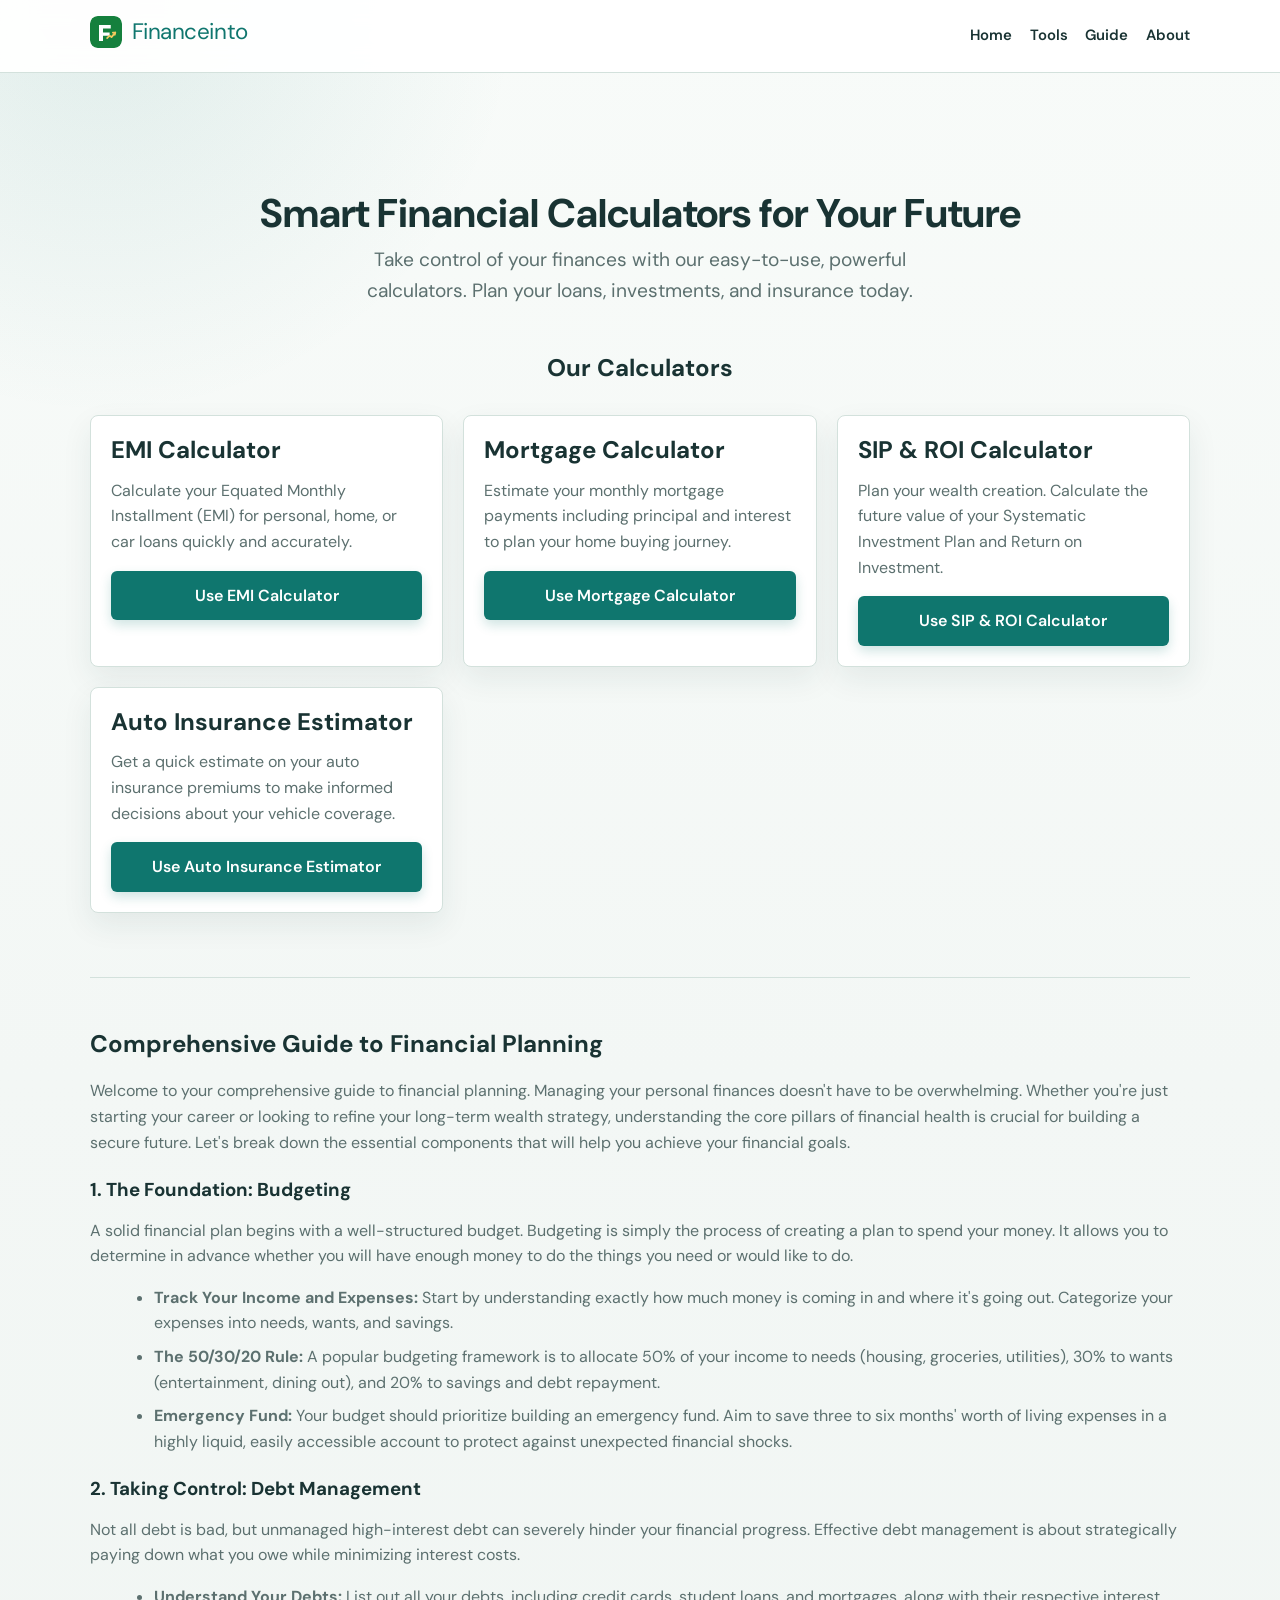
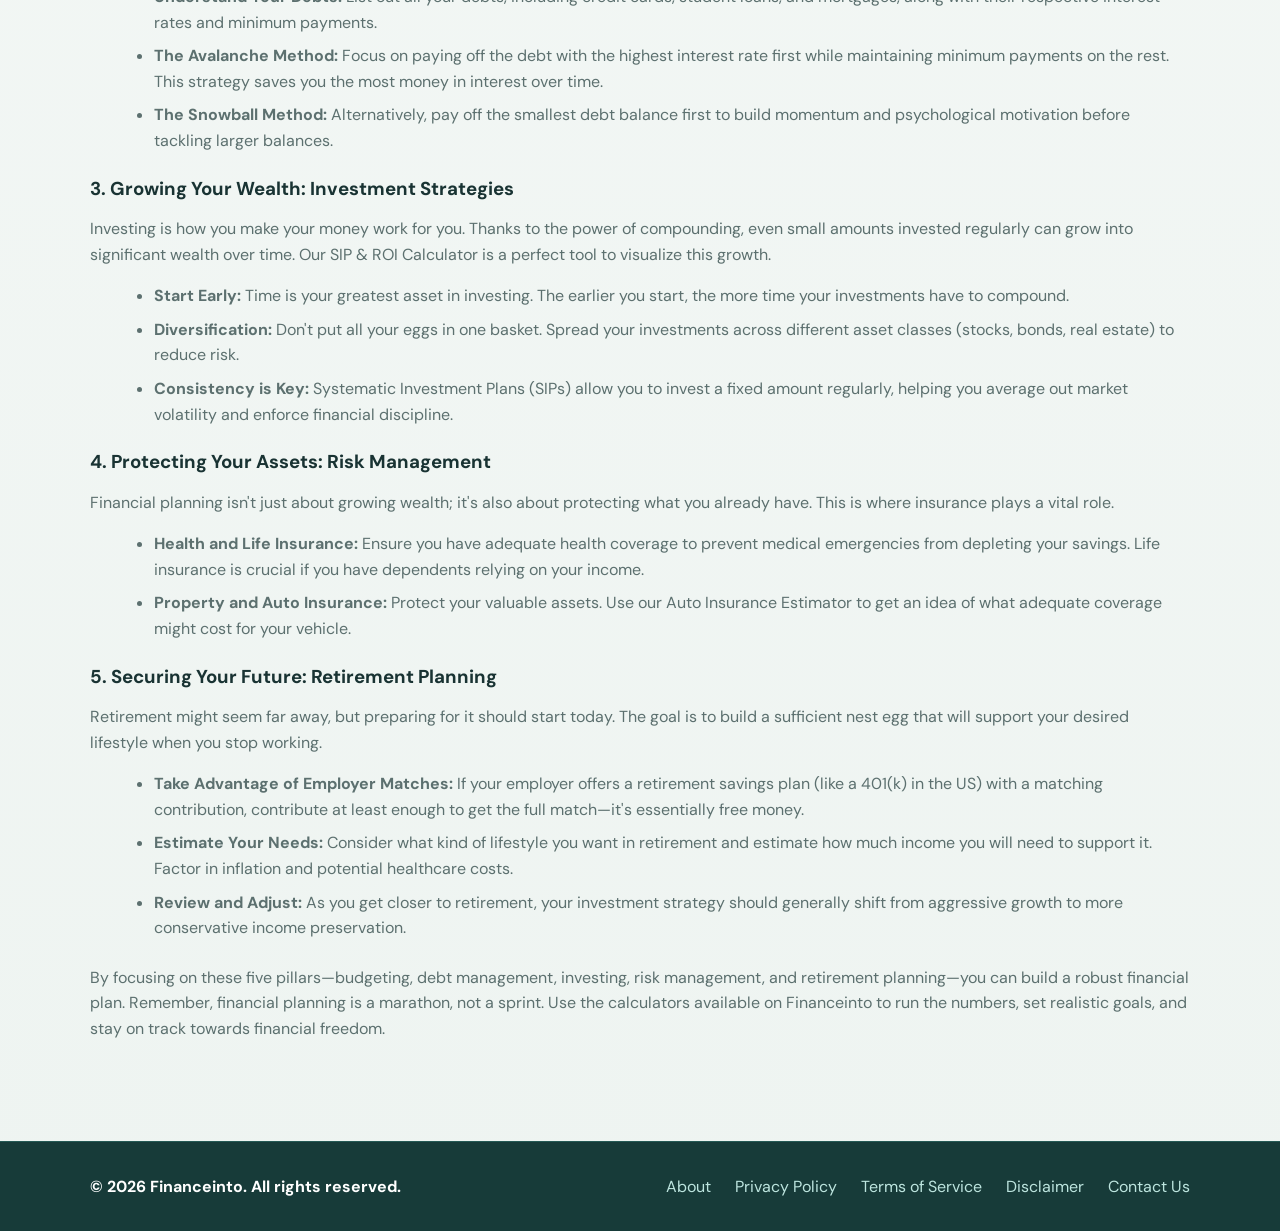
<file: index.html>
<!DOCTYPE html>
<html lang="en">
<head>
    <link rel="icon" href="favicon.svg" type="image/svg+xml">
    <link rel="icon" href="favicon.ico" type="image/x-icon">
    <meta charset="UTF-8">
    <meta name="viewport" content="width=device-width, initial-scale=1.0">
    <meta name="description" content="Smart Financial Calculators for Your Future. Calculate EMI, Mortgage, SIP & ROI, and Auto Insurance easily.">
        <meta name="robots" content="index, follow">
        <link rel="canonical" href="https://financeinto.me/">
        <meta property="og:type" content="website">
        <meta property="og:title" content="Financeinto | Smart Financial Calculators">
        <meta property="og:description" content="Free EMI, mortgage, SIP, ROI, and auto insurance calculators for everyday financial planning.">
        <meta property="og:url" content="https://financeinto.me/">
        <meta property="og:site_name" content="Financeinto">
        <meta name="twitter:card" content="summary">
    <title>Financeinto - Smart Financial Calculators</title>
        <link rel="preconnect" href="https://fonts.googleapis.com">
        <link rel="preconnect" href="https://fonts.gstatic.com" crossorigin>
        <link href="https://fonts.googleapis.com/css2?family=DM+Sans:wght@400;500;600;700&display=swap" rel="stylesheet">
    <link rel="stylesheet" href="style.css">
        <script type="application/ld+json">
        {
            "@context": "https://schema.org",
            "@graph": [
                {
                    "@type": "Organization",
                    "@id": "https://financeinto.me/#organization",
                    "name": "Financeinto",
                    "url": "https://financeinto.me/"
                },
                {
                    "@type": "WebSite",
                    "@id": "https://financeinto.me/#website",
                    "url": "https://financeinto.me/",
                    "name": "Financeinto",
                    "publisher": { "@id": "https://financeinto.me/#organization" }
                }
            ]
        }
        </script>
</head>
<body>
    <div class="page-wrapper">
        <!-- Header / Navbar -->
        <header>
            <div class="container header-content">
                <div class="logo">
                    <a class="brand-link" href="index.html" aria-label="Financeinto home">
                        <img class="brand-mark" src="favicon.svg" alt="">
                        <span>Financeinto</span>
                    </a>
                </div>
                <nav aria-label="Main navigation">
                    <div style="display: flex; gap: 1.5rem;">
                        <a href="index.html">Home</a>
                        <a href="#tools">Tools</a>
                        <a href="#guide">Guide</a>
                        <a href="about.html">About</a>
                    </div>
                </nav>
            </div>
        </header>

        <!-- Main Content -->
        <main class="container">
            <!-- Hero Section -->
            <section aria-labelledby="hero-title" style="text-align: center; margin-bottom: 3rem; padding-top: 2rem;">
                <h1 id="hero-title" style="font-size: 2.5rem; margin-bottom: 0.5rem; color: var(--text-main);">Smart Financial Calculators for Your Future</h1>
                <p style="font-size: 1.2rem; color: var(--text-muted); max-width: 600px; margin: 0 auto;">Take control of your finances with our easy-to-use, powerful calculators. Plan your loans, investments, and insurance today.</p>
            </section>

            <!-- Tools Section -->
            <section id="tools" aria-labelledby="tools-title">
                <h2 id="tools-title" style="text-align: center; margin-bottom: 2rem;">Our Calculators</h2>
                <div class="calculator-grid">

                    <!-- Card 1: EMI Calculator -->
                    <div class="calculator-card">
                        <h2>EMI Calculator</h2>
                        <p class="description">Calculate your Equated Monthly Installment (EMI) for personal, home, or car loans quickly and accurately.</p>
                        <a href="emi.html" class="btn" style="display: inline-block; text-align: center; width: 100%;">Use EMI Calculator</a>
                    </div>

                    <!-- Card 2: Mortgage Calculator -->
                    <div class="calculator-card">
                        <h2>Mortgage Calculator</h2>
                        <p class="description">Estimate your monthly mortgage payments including principal and interest to plan your home buying journey.</p>
                        <a href="mortgage.html" class="btn" style="display: inline-block; text-align: center; width: 100%;">Use Mortgage Calculator</a>
                    </div>

                    <!-- Card 3: SIP & ROI Calculator -->
                    <div class="calculator-card">
                        <h2>SIP & ROI Calculator</h2>
                        <p class="description">Plan your wealth creation. Calculate the future value of your Systematic Investment Plan and Return on Investment.</p>
                        <a href="sip.html" class="btn" style="display: inline-block; text-align: center; width: 100%;">Use SIP & ROI Calculator</a>
                    </div>

                    <!-- Card 4: Auto Insurance Estimator -->
                    <div class="calculator-card">
                        <h2>Auto Insurance Estimator</h2>
                        <p class="description">Get a quick estimate on your auto insurance premiums to make informed decisions about your vehicle coverage.</p>
                        <a href="insurance.html" class="btn" style="display: inline-block; text-align: center; width: 100%;">Use Auto Insurance Estimator</a>
                    </div>

                </div>
            </section>

            <!-- SEO Introductory Guide -->
            <article id="guide" aria-labelledby="guide-title" style="margin-top: 4rem; padding-top: 2rem; border-top: 1px solid var(--border);">
                <h2 id="guide-title">Comprehensive Guide to Financial Planning</h2>
                <div class="seo-content" style="color: var(--text-muted);">
                    <p>Welcome to your comprehensive guide to financial planning. Managing your personal finances doesn't have to be overwhelming. Whether you're just starting your career or looking to refine your long-term wealth strategy, understanding the core pillars of financial health is crucial for building a secure future. Let's break down the essential components that will help you achieve your financial goals.</p>

                    <h3 style="color: var(--text-main); margin-top: 1.5rem; margin-bottom: 0.5rem;">1. The Foundation: Budgeting</h3>
                    <p>A solid financial plan begins with a well-structured budget. Budgeting is simply the process of creating a plan to spend your money. It allows you to determine in advance whether you will have enough money to do the things you need or would like to do.</p>
                    <ul style="margin-left: 1.5rem; margin-bottom: 1rem;">
                        <li style="margin-bottom: 0.5rem;"><strong>Track Your Income and Expenses:</strong> Start by understanding exactly how much money is coming in and where it's going out. Categorize your expenses into needs, wants, and savings.</li>
                        <li style="margin-bottom: 0.5rem;"><strong>The 50/30/20 Rule:</strong> A popular budgeting framework is to allocate 50% of your income to needs (housing, groceries, utilities), 30% to wants (entertainment, dining out), and 20% to savings and debt repayment.</li>
                        <li style="margin-bottom: 0.5rem;"><strong>Emergency Fund:</strong> Your budget should prioritize building an emergency fund. Aim to save three to six months' worth of living expenses in a highly liquid, easily accessible account to protect against unexpected financial shocks.</li>
                    </ul>

                    <h3 style="color: var(--text-main); margin-top: 1.5rem; margin-bottom: 0.5rem;">2. Taking Control: Debt Management</h3>
                    <p>Not all debt is bad, but unmanaged high-interest debt can severely hinder your financial progress. Effective debt management is about strategically paying down what you owe while minimizing interest costs.</p>
                    <ul style="margin-left: 1.5rem; margin-bottom: 1rem;">
                        <li style="margin-bottom: 0.5rem;"><strong>Understand Your Debts:</strong> List out all your debts, including credit cards, student loans, and mortgages, along with their respective interest rates and minimum payments.</li>
                        <li style="margin-bottom: 0.5rem;"><strong>The Avalanche Method:</strong> Focus on paying off the debt with the highest interest rate first while maintaining minimum payments on the rest. This strategy saves you the most money in interest over time.</li>
                        <li style="margin-bottom: 0.5rem;"><strong>The Snowball Method:</strong> Alternatively, pay off the smallest debt balance first to build momentum and psychological motivation before tackling larger balances.</li>
                    </ul>

                    <h3 style="color: var(--text-main); margin-top: 1.5rem; margin-bottom: 0.5rem;">3. Growing Your Wealth: Investment Strategies</h3>
                    <p>Investing is how you make your money work for you. Thanks to the power of compounding, even small amounts invested regularly can grow into significant wealth over time. Our SIP & ROI Calculator is a perfect tool to visualize this growth.</p>
                    <ul style="margin-left: 1.5rem; margin-bottom: 1rem;">
                        <li style="margin-bottom: 0.5rem;"><strong>Start Early:</strong> Time is your greatest asset in investing. The earlier you start, the more time your investments have to compound.</li>
                        <li style="margin-bottom: 0.5rem;"><strong>Diversification:</strong> Don't put all your eggs in one basket. Spread your investments across different asset classes (stocks, bonds, real estate) to reduce risk.</li>
                        <li style="margin-bottom: 0.5rem;"><strong>Consistency is Key:</strong> Systematic Investment Plans (SIPs) allow you to invest a fixed amount regularly, helping you average out market volatility and enforce financial discipline.</li>
                    </ul>

                    <h3 style="color: var(--text-main); margin-top: 1.5rem; margin-bottom: 0.5rem;">4. Protecting Your Assets: Risk Management</h3>
                    <p>Financial planning isn't just about growing wealth; it's also about protecting what you already have. This is where insurance plays a vital role.</p>
                    <ul style="margin-left: 1.5rem; margin-bottom: 1rem;">
                        <li style="margin-bottom: 0.5rem;"><strong>Health and Life Insurance:</strong> Ensure you have adequate health coverage to prevent medical emergencies from depleting your savings. Life insurance is crucial if you have dependents relying on your income.</li>
                        <li style="margin-bottom: 0.5rem;"><strong>Property and Auto Insurance:</strong> Protect your valuable assets. Use our Auto Insurance Estimator to get an idea of what adequate coverage might cost for your vehicle.</li>
                    </ul>

                    <h3 style="color: var(--text-main); margin-top: 1.5rem; margin-bottom: 0.5rem;">5. Securing Your Future: Retirement Planning</h3>
                    <p>Retirement might seem far away, but preparing for it should start today. The goal is to build a sufficient nest egg that will support your desired lifestyle when you stop working.</p>
                    <ul style="margin-left: 1.5rem; margin-bottom: 1rem;">
                        <li style="margin-bottom: 0.5rem;"><strong>Take Advantage of Employer Matches:</strong> If your employer offers a retirement savings plan (like a 401(k) in the US) with a matching contribution, contribute at least enough to get the full match—it's essentially free money.</li>
                        <li style="margin-bottom: 0.5rem;"><strong>Estimate Your Needs:</strong> Consider what kind of lifestyle you want in retirement and estimate how much income you will need to support it. Factor in inflation and potential healthcare costs.</li>
                        <li style="margin-bottom: 0.5rem;"><strong>Review and Adjust:</strong> As you get closer to retirement, your investment strategy should generally shift from aggressive growth to more conservative income preservation.</li>
                    </ul>

                    <p style="margin-top: 1.5rem;">By focusing on these five pillars—budgeting, debt management, investing, risk management, and retirement planning—you can build a robust financial plan. Remember, financial planning is a marathon, not a sprint. Use the calculators available on Financeinto to run the numbers, set realistic goals, and stay on track towards financial freedom.</p>
                </div>
            </article>
        </main>

        <!-- Footer -->
        <footer>
            <div class="container footer-content">
                <div style="display: flex; flex-wrap: wrap; justify-content: space-between; align-items: center; gap: 1rem;">
                    <div>
                        <span class="copyright">© 2026 Financeinto. All rights reserved.</span>
                    </div>
                    <nav aria-label="Footer navigation">
                        <div style="display: flex; gap: 1.5rem; flex-wrap: wrap;">
                            <a href="about.html">About</a>
                            <a href="privacy.html">Privacy Policy</a>
                            <a href="terms.html">Terms of Service</a>
                            <a href="disclaimer.html">Disclaimer</a>
                            <a href="contact.html">Contact Us</a>
                        </div>
                    </nav>
                </div>
            </div>
        </footer>
    </div>
</body>
</html>
</file>
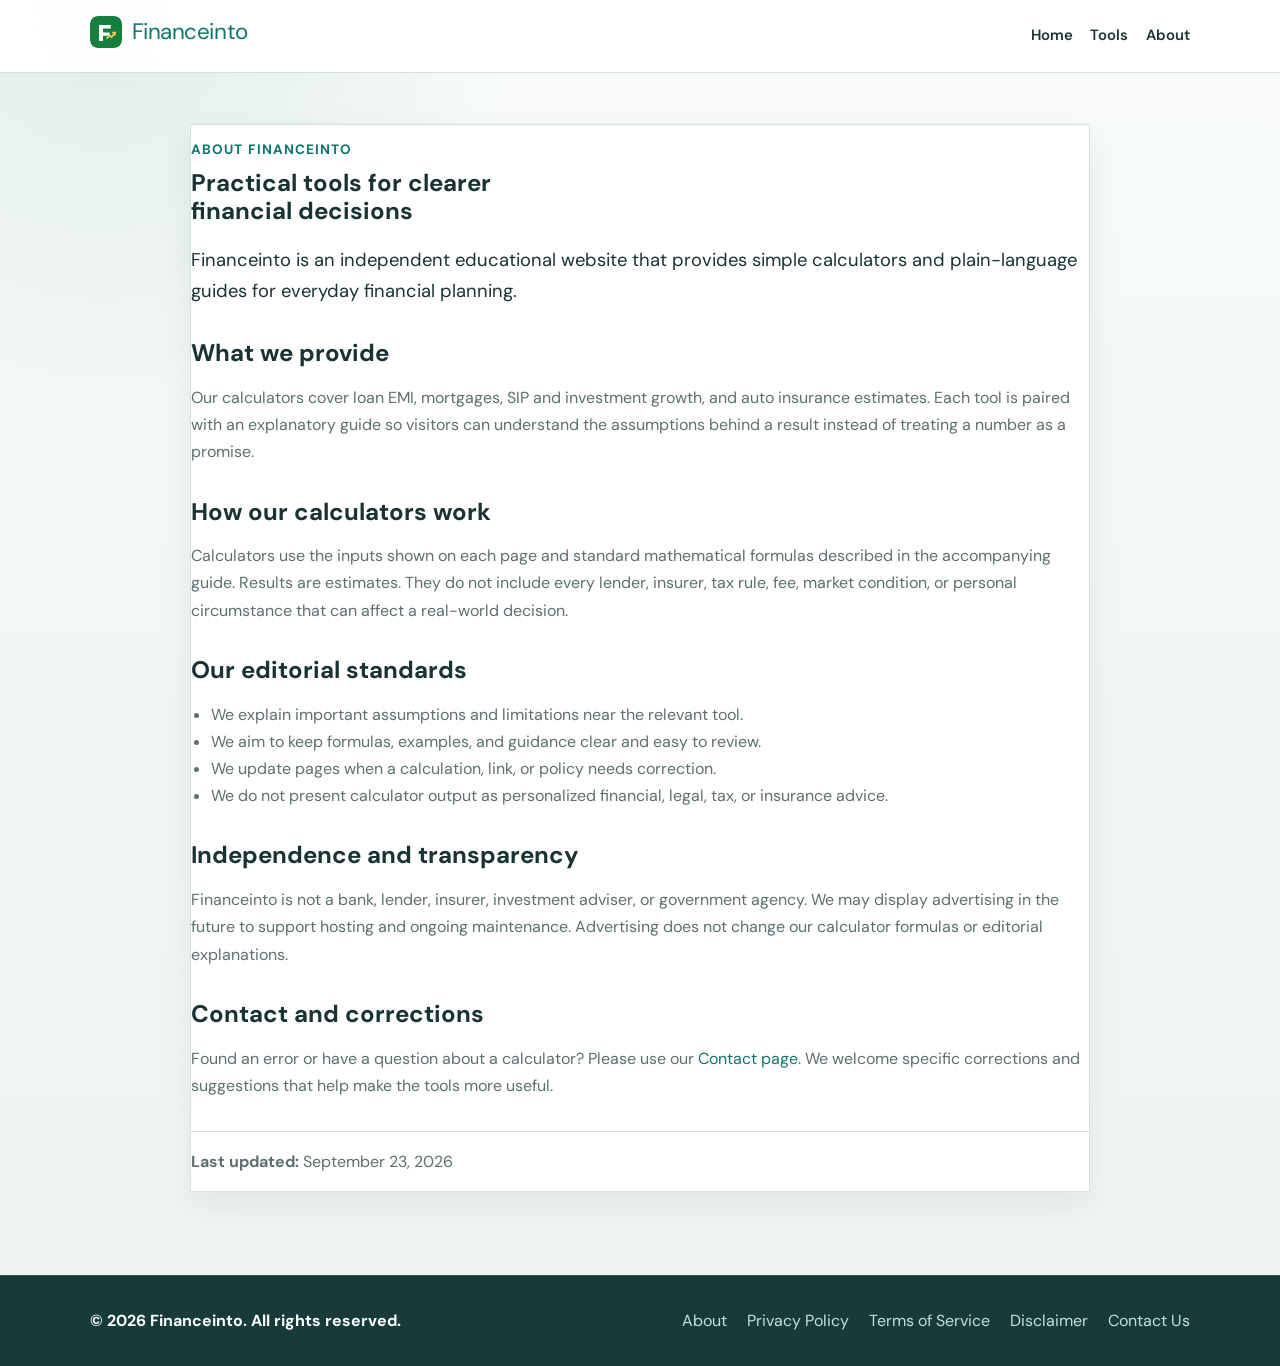
<file: about.html>
<!DOCTYPE html>
<html lang="en">
<head>
  <link rel="icon" href="favicon.svg" type="image/svg+xml">
  <link rel="icon" href="favicon.ico" type="image/x-icon">
  <meta charset="UTF-8">
  <meta name="viewport" content="width=device-width, initial-scale=1.0">
  <meta name="description" content="Learn about Financeinto, our calculator methodology, editorial standards, and commitment to practical financial education.">
  <meta name="robots" content="index, follow">
  <link rel="canonical" href="https://financeinto.me/about.html">
  <meta property="og:type" content="website">
  <meta property="og:title" content="About Financeinto">
  <meta property="og:description" content="Learn how Financeinto builds practical financial calculators and educational guides.">
  <meta property="og:url" content="https://financeinto.me/about.html">
  <meta property="og:site_name" content="Financeinto">
  <title>About Financeinto | Financial Education Tools</title>
  <link rel="preconnect" href="https://fonts.googleapis.com">
  <link rel="preconnect" href="https://fonts.gstatic.com" crossorigin>
  <link href="https://fonts.googleapis.com/css2?family=DM+Sans:wght@400;500;600;700&display=swap" rel="stylesheet">
  <link rel="stylesheet" href="style.css">
</head>
<body>
  <div class="page-wrapper">
    <header>
      <div class="container header-content">
        <div class="logo">
          <a class="brand-link" href="index.html" aria-label="Financeinto home">
            <img class="brand-mark" src="favicon.svg" alt="">
            <span>Financeinto</span>
          </a>
        </div>
        <nav aria-label="Main navigation">
          <div>
            <a href="index.html">Home</a>
            <a href="index.html#tools">Tools</a>
            <a href="about.html" aria-current="page">About</a>
          </div>
        </nav>
      </div>
    </header>

    <main>
      <div class="container">
        <article class="legal-container about-content">
          <p class="eyebrow">About Financeinto</p>
          <h1>Practical tools for clearer financial decisions</h1>
          <p class="lead">Financeinto is an independent educational website that provides simple calculators and plain-language guides for everyday financial planning.</p>

          <h2>What we provide</h2>
          <p>Our calculators cover loan EMI, mortgages, SIP and investment growth, and auto insurance estimates. Each tool is paired with an explanatory guide so visitors can understand the assumptions behind a result instead of treating a number as a promise.</p>

          <h2>How our calculators work</h2>
          <p>Calculators use the inputs shown on each page and standard mathematical formulas described in the accompanying guide. Results are estimates. They do not include every lender, insurer, tax rule, fee, market condition, or personal circumstance that can affect a real-world decision.</p>

          <h2>Our editorial standards</h2>
          <ul>
            <li>We explain important assumptions and limitations near the relevant tool.</li>
            <li>We aim to keep formulas, examples, and guidance clear and easy to review.</li>
            <li>We update pages when a calculation, link, or policy needs correction.</li>
            <li>We do not present calculator output as personalized financial, legal, tax, or insurance advice.</li>
          </ul>

          <h2>Independence and transparency</h2>
          <p>Financeinto is not a bank, lender, insurer, investment adviser, or government agency. We may display advertising in the future to support hosting and ongoing maintenance. Advertising does not change our calculator formulas or editorial explanations.</p>

          <h2>Contact and corrections</h2>
          <p>Found an error or have a question about a calculator? Please use our <a href="contact.html">Contact page</a>. We welcome specific corrections and suggestions that help make the tools more useful.</p>
          <p class="article-meta"><strong>Last updated:</strong> September 23, 2026</p>
        </article>
      </div>
    </main>

    <footer>
      <div class="container footer-content">
        <div class="footer-bottom">
          <span class="copyright">© 2026 Financeinto. All rights reserved.</span>
          <nav aria-label="Footer navigation">
            <div>
              <a href="about.html">About</a>
              <a href="privacy.html">Privacy Policy</a>
              <a href="terms.html">Terms of Service</a>
              <a href="disclaimer.html">Disclaimer</a>
              <a href="contact.html">Contact Us</a>
            </div>
          </nav>
        </div>
      </div>
    </footer>
  </div>
</body>
</html>
</file>
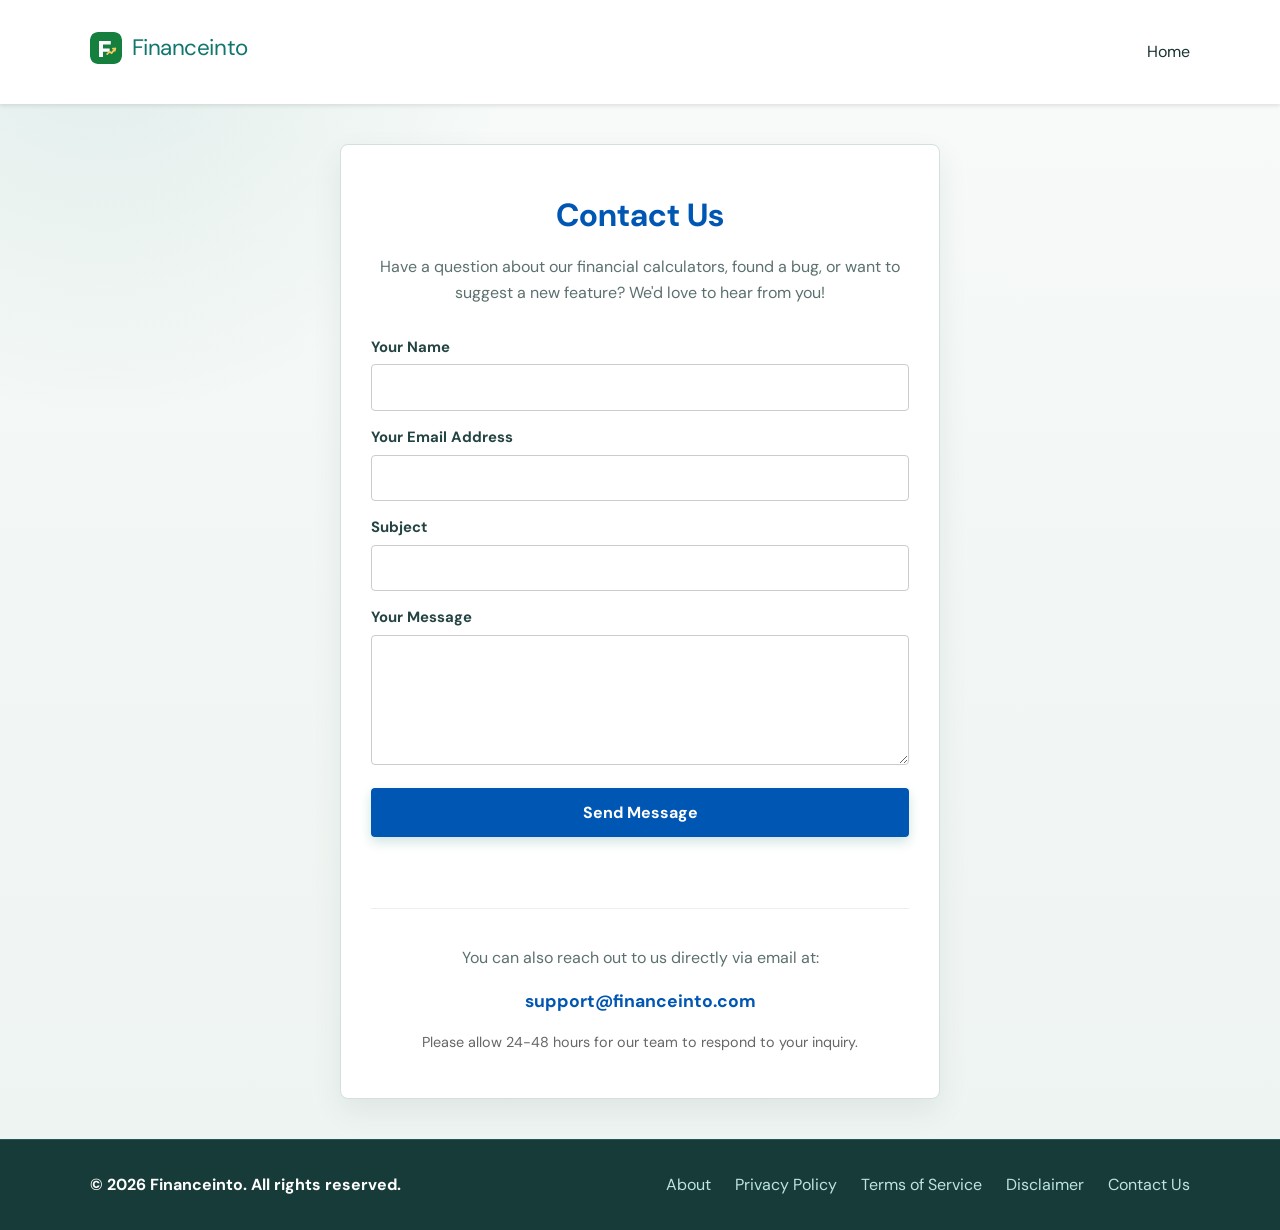
<file: contact.html>
<!DOCTYPE html>
<html lang="en">
<head>
    <link rel="icon" href="favicon.svg" type="image/svg+xml">
    <link rel="icon" href="favicon.ico" type="image/x-icon">
    <meta charset="UTF-8">
    <meta name="viewport" content="width=device-width, initial-scale=1.0">
    <meta name="description" content="Contact Financeinto about financial calculators, bugs, questions, or feature suggestions.">
    <meta name="robots" content="index, follow">
    <link rel="canonical" href="https://financeinto.me/contact.html">
    <title>Contact Us - financeinto</title>
    <!-- लिंक की गई CSS फाइल ताकि डिज़ाइन होम पेज जैसा ही रहे -->
    <link rel="stylesheet" href="style.css">
    <link rel="preconnect" href="https://fonts.googleapis.com">
    <link rel="preconnect" href="https://fonts.gstatic.com" crossorigin>
    <link href="https://fonts.googleapis.com/css2?family=DM+Sans:wght@400;500;600;700&display=swap" rel="stylesheet">
</head>
<body>

    <!-- नेविगेशन बार -->
    <header>
        <nav class="navbar" style="padding: 1rem; background-color: var(--card-bg); box-shadow: 0 2px 4px rgba(0,0,0,0.1);">
            <div class="container header-content" style="display: flex; justify-content: space-between; align-items: center;">
                <div class="logo">
                    <a class="brand-link" href="index.html" aria-label="Financeinto home">
                        <img class="brand-mark" src="favicon.svg" alt="">
                        <span>Financeinto</span>
                    </a>
                </div>
                <ul class="nav-links" style="list-style: none; display: flex; gap: 1.5rem; margin: 0; padding: 0;">
                    <li><a href="index.html" style="text-decoration: none; color: var(--text-main);">Home</a></li>
                </ul>
            </div>
        </nav>
    </header>

    <!-- Contact Us का मुख्य कंटेंट -->
    <main class="legal-container" style="max-width: 600px; margin: 40px auto; padding: 30px; line-height: 1.6; background-color: #fff; border-radius: 8px; box-shadow: 0 4px 8px rgba(0,0,0,0.05);">

        <h1 style="color: #0056b3; margin-bottom: 20px; text-align: center;">Contact Us</h1>
        <p style="text-align: center; margin-bottom: 30px;">Have a question about our financial calculators, found a bug, or want to suggest a new feature? We'd love to hear from you!</p>

        <!-- संपर्क फॉर्म -->
        <form id="contactForm" action="#" method="POST" style="display: flex; flex-direction: column; gap: 15px;">
            <div>
                <label for="name" style="font-weight: bold; display: block; margin-bottom: 5px;">Your Name</label>
                <input type="text" id="name" name="name" required style="width: 100%; padding: 10px; border: 1px solid #ccc; border-radius: 4px; box-sizing: border-box;">
            </div>

            <div>
                <label for="email" style="font-weight: bold; display: block; margin-bottom: 5px;">Your Email Address</label>
                <input type="email" id="email" name="email" required style="width: 100%; padding: 10px; border: 1px solid #ccc; border-radius: 4px; box-sizing: border-box;">
            </div>

            <div>
                <label for="subject" style="font-weight: bold; display: block; margin-bottom: 5px;">Subject</label>
                <input type="text" id="subject" name="subject" required style="width: 100%; padding: 10px; border: 1px solid #ccc; border-radius: 4px; box-sizing: border-box;">
            </div>

            <div>
                <label for="message" style="font-weight: bold; display: block; margin-bottom: 5px;">Your Message</label>
                <textarea id="message" name="message" rows="5" required style="width: 100%; padding: 10px; border: 1px solid #ccc; border-radius: 4px; box-sizing: border-box; resize: vertical;"></textarea>
            </div>

            <button type="submit" style="background-color: #0056b3; color: white; padding: 12px; border: none; border-radius: 4px; font-size: 16px; cursor: pointer; font-weight: bold;">Send Message</button>
            <p id="statusMessage" style="text-align: center; font-weight: bold; margin-top: 10px;"></p>
        </form>

        <!-- सीधे संपर्क की जानकारी -->
        <div style="margin-top: 30px; text-align: center; border-top: 1px solid #eee; padding-top: 20px;">
            <p>You can also reach out to us directly via email at:</p>
            <p><strong style="color: #0056b3; font-size: 1.1em;">support@financeinto.com</strong></p>
            <p style="font-size: 0.9em; color: #666; margin-top: 10px;">Please allow 24-48 hours for our team to respond to your inquiry.</p>
        </div>

    </main>

    <!-- फुटर -->
    <footer>
        <div class="container footer-content">
            <div style="display: flex; flex-wrap: wrap; justify-content: space-between; align-items: center; gap: 1rem;">
                <div>
                    <span class="copyright">© 2026 Financeinto. All rights reserved.</span>
                </div>
                <nav aria-label="Footer navigation">
                    <div style="display: flex; gap: 1.5rem; flex-wrap: wrap;">
                        <a href="about.html">About</a>
                        <a href="privacy.html">Privacy Policy</a>
                        <a href="terms.html">Terms of Service</a>
                        <a href="disclaimer.html">Disclaimer</a>
                        <a href="contact.html">Contact Us</a>
                    </div>
                </nav>
            </div>
        </div>
    </footer>

    <script>
    document.getElementById('contactForm').addEventListener('submit', function(e) {
        e.preventDefault();

        var form = this;
        var statusMessage = document.getElementById('statusMessage');
        var submitButton = form.querySelector('button[type="submit"]');

        statusMessage.innerText = "Sending Message...";
        statusMessage.style.color = "blue";
        submitButton.disabled = true;

        // SheetDB के अनुसार डेटा तैयार करना
        var dataPayload = {
            data: [
                {
                    "Date": new Date().toLocaleString(),
                    "Name": form.name.value,
                    "Email": form.email.value,
                    "Subject": form.subject.value,
                    "Message": form.message.value
                }
            ]
        };

        // SheetDB URL पर डेटा भेजना
        fetch('https://sheetdb.io/api/v1/txxmliut4e291', {
            method: 'POST',
            headers: {
                'Accept': 'application/json',
                'Content-Type': 'application/json'
            },
            body: JSON.stringify(dataPayload)
        })
        .then(response => response.json())
        .then(data => {
            if(data.created === 1) { // SheetDB सफलता पर 'created: 1' भेजता है
                statusMessage.innerText = "Thank you! Your message has been sent successfully.";
                statusMessage.style.color = "green";
                form.reset();
            } else {
                statusMessage.innerText = "Something went wrong. Please try again.";
                statusMessage.style.color = "red";
            }
            submitButton.disabled = false;
        })
        .catch(error => {
            statusMessage.innerText = "Network error. Please try again later.";
            statusMessage.style.color = "red";
            submitButton.disabled = false;
        });
    });
    </script>
</body>
</html>
</file>
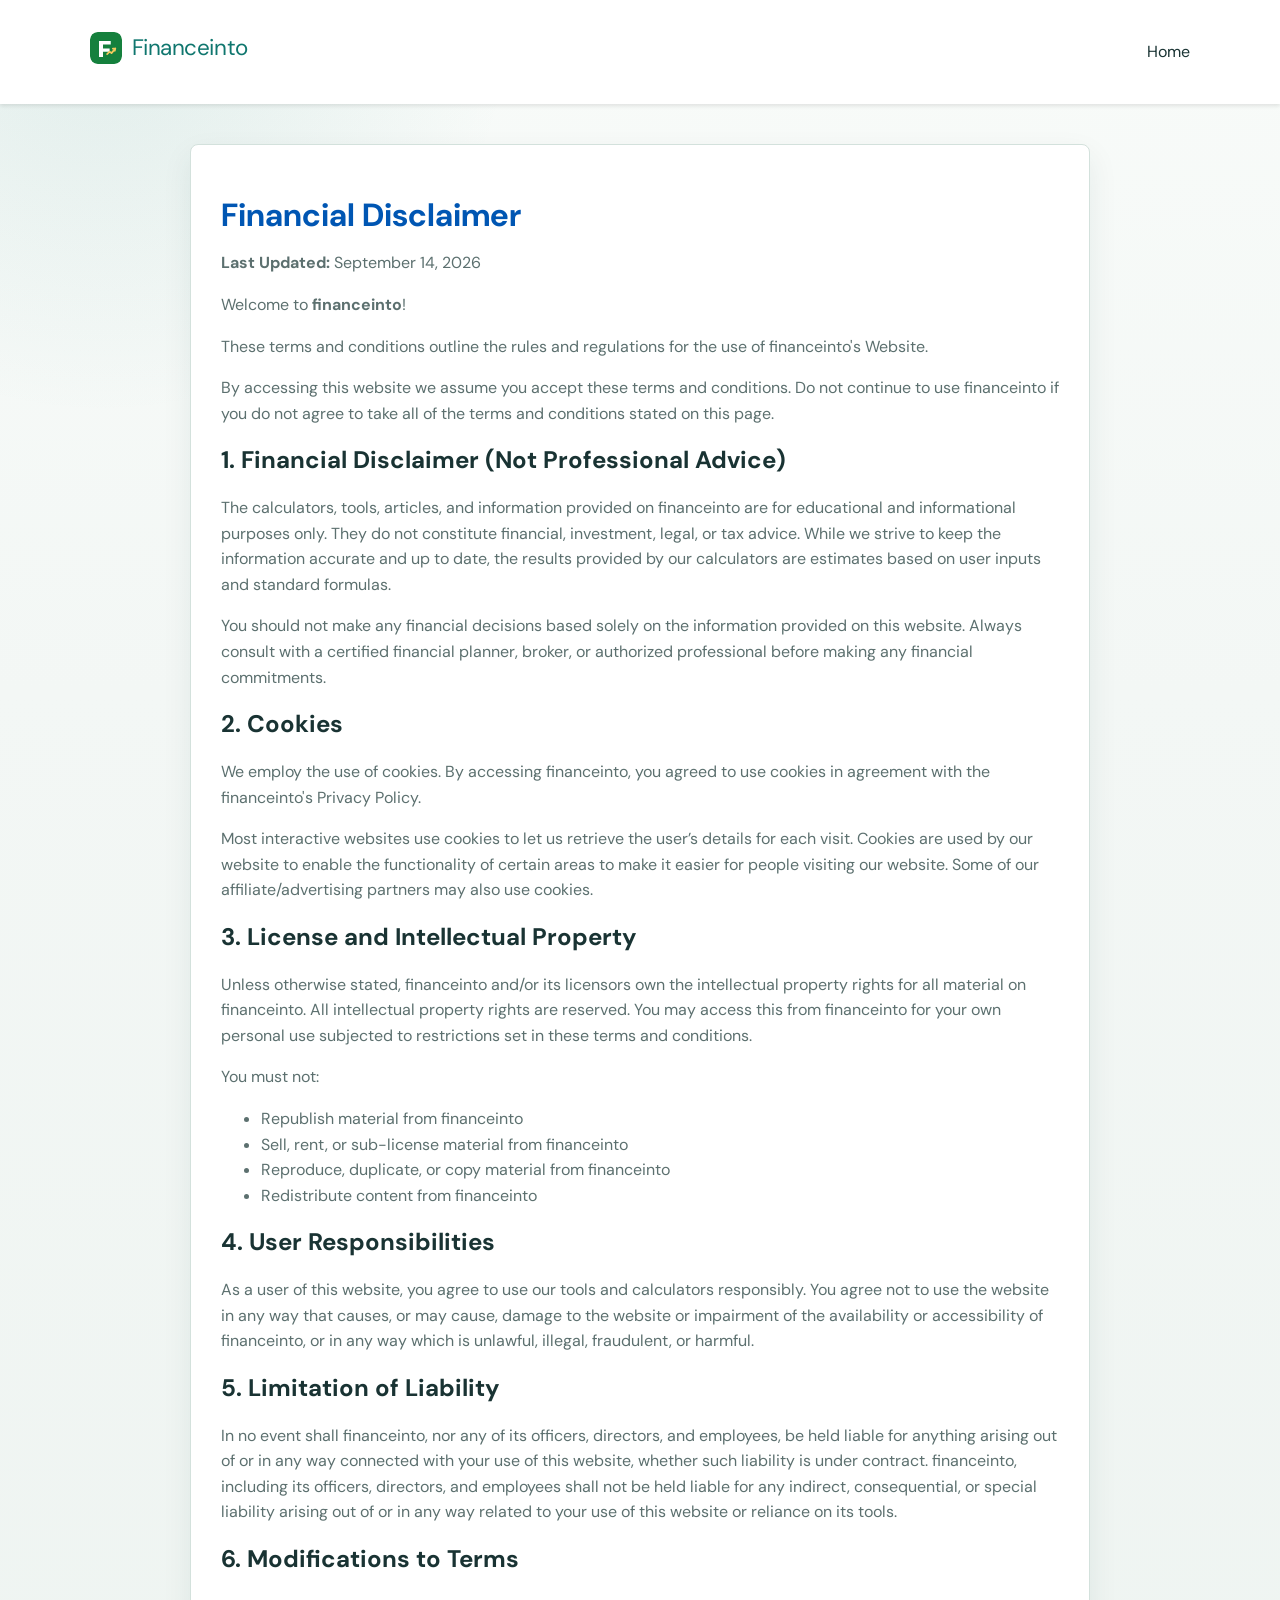
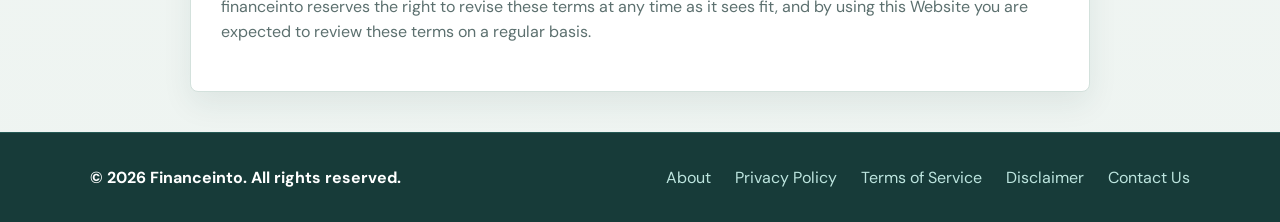
<file: disclaimer.html>
<!DOCTYPE html>
<html lang="en">
<head>
    <link rel="icon" href="favicon.svg" type="image/svg+xml">
    <link rel="icon" href="favicon.ico" type="image/x-icon">
    <meta charset="UTF-8">
    <meta name="viewport" content="width=device-width, initial-scale=1.0">
    <meta name="description" content="Financeinto disclaimer: calculator results and financial content are educational estimates, not professional financial advice.">
    <meta name="robots" content="index, follow">
    <link rel="canonical" href="https://financeinto.me/disclaimer.html">
    <title>Financial Disclaimer - Financeinto</title>
    <!-- लिंक की गई CSS फाइल ताकि डिज़ाइन होम पेज जैसा ही रहे -->
    <link rel="stylesheet" href="style.css">
    <link rel="preconnect" href="https://fonts.googleapis.com">
    <link rel="preconnect" href="https://fonts.gstatic.com" crossorigin>
    <link href="https://fonts.googleapis.com/css2?family=DM+Sans:wght@400;500;600;700&display=swap" rel="stylesheet">
</head>
<body>

    <!-- नेविगेशन बार -->
    <header>
        <nav class="navbar" style="padding: 1rem; background-color: var(--card-bg); box-shadow: 0 2px 4px rgba(0,0,0,0.1);">
            <div class="container header-content" style="display: flex; justify-content: space-between; align-items: center;">
                <div class="logo">
                    <a class="brand-link" href="index.html" aria-label="Financeinto home">
                        <img class="brand-mark" src="favicon.svg" alt="">
                        <span>Financeinto</span>
                    </a>
                </div>
                <ul class="nav-links" style="list-style: none; display: flex; gap: 1.5rem; margin: 0; padding: 0;">
                    <li><a href="index.html" style="text-decoration: none; color: var(--text-main);">Home</a></li>
                </ul>
            </div>
        </nav>
    </header>

    <!-- Terms of Service का मुख्य कंटेंट -->
    <main class="legal-container" style="max-width: 900px; margin: 40px auto; padding: 30px; line-height: 1.6; background-color: #fff; border-radius: 8px; box-shadow: 0 4px 8px rgba(0,0,0,0.05);">

        <h1 style="color: #0056b3; margin-bottom: 10px;">Financial Disclaimer</h1>
        <p><strong>Last Updated:</strong> September 14, 2026</p>

        <p>Welcome to <strong>financeinto</strong>!</p>
        <p>These terms and conditions outline the rules and regulations for the use of financeinto's Website.</p>
        <p>By accessing this website we assume you accept these terms and conditions. Do not continue to use financeinto if you do not agree to take all of the terms and conditions stated on this page.</p>

        <h2 style="margin-top: 20px;">1. Financial Disclaimer (Not Professional Advice)</h2>
        <p>The calculators, tools, articles, and information provided on financeinto are for educational and informational purposes only. They do not constitute financial, investment, legal, or tax advice. While we strive to keep the information accurate and up to date, the results provided by our calculators are estimates based on user inputs and standard formulas.</p>
        <p>You should not make any financial decisions based solely on the information provided on this website. Always consult with a certified financial planner, broker, or authorized professional before making any financial commitments.</p>

        <h2 style="margin-top: 20px;">2. Cookies</h2>
        <p>We employ the use of cookies. By accessing financeinto, you agreed to use cookies in agreement with the financeinto's Privacy Policy.</p>
        <p>Most interactive websites use cookies to let us retrieve the user’s details for each visit. Cookies are used by our website to enable the functionality of certain areas to make it easier for people visiting our website. Some of our affiliate/advertising partners may also use cookies.</p>

        <h2 style="margin-top: 20px;">3. License and Intellectual Property</h2>
        <p>Unless otherwise stated, financeinto and/or its licensors own the intellectual property rights for all material on financeinto. All intellectual property rights are reserved. You may access this from financeinto for your own personal use subjected to restrictions set in these terms and conditions.</p>
        <p>You must not:</p>
        <ul>
            <li>Republish material from financeinto</li>
            <li>Sell, rent, or sub-license material from financeinto</li>
            <li>Reproduce, duplicate, or copy material from financeinto</li>
            <li>Redistribute content from financeinto</li>
        </ul>

        <h2 style="margin-top: 20px;">4. User Responsibilities</h2>
        <p>As a user of this website, you agree to use our tools and calculators responsibly. You agree not to use the website in any way that causes, or may cause, damage to the website or impairment of the availability or accessibility of financeinto, or in any way which is unlawful, illegal, fraudulent, or harmful.</p>

        <h2 style="margin-top: 20px;">5. Limitation of Liability</h2>
        <p>In no event shall financeinto, nor any of its officers, directors, and employees, be held liable for anything arising out of or in any way connected with your use of this website, whether such liability is under contract. financeinto, including its officers, directors, and employees shall not be held liable for any indirect, consequential, or special liability arising out of or in any way related to your use of this website or reliance on its tools.</p>

        <h2 style="margin-top: 20px;">6. Modifications to Terms</h2>
        <p>financeinto reserves the right to revise these terms at any time as it sees fit, and by using this Website you are expected to review these terms on a regular basis.</p>

    </main>

    <!-- फुटर -->
    <footer>
        <div class="container footer-content">
            <div style="display: flex; flex-wrap: wrap; justify-content: space-between; align-items: center; gap: 1rem;">
                <div>
                    <span class="copyright">© 2026 Financeinto. All rights reserved.</span>
                </div>
                <nav aria-label="Footer navigation">
                    <div style="display: flex; gap: 1.5rem; flex-wrap: wrap;">
                        <a href="about.html">About</a>
                        <a href="privacy.html">Privacy Policy</a>
                        <a href="terms.html">Terms of Service</a>
                        <a href="disclaimer.html">Disclaimer</a>
                        <a href="contact.html">Contact Us</a>
                    </div>
                </nav>
            </div>
        </div>
    </footer>

</body>
</html>
</file>
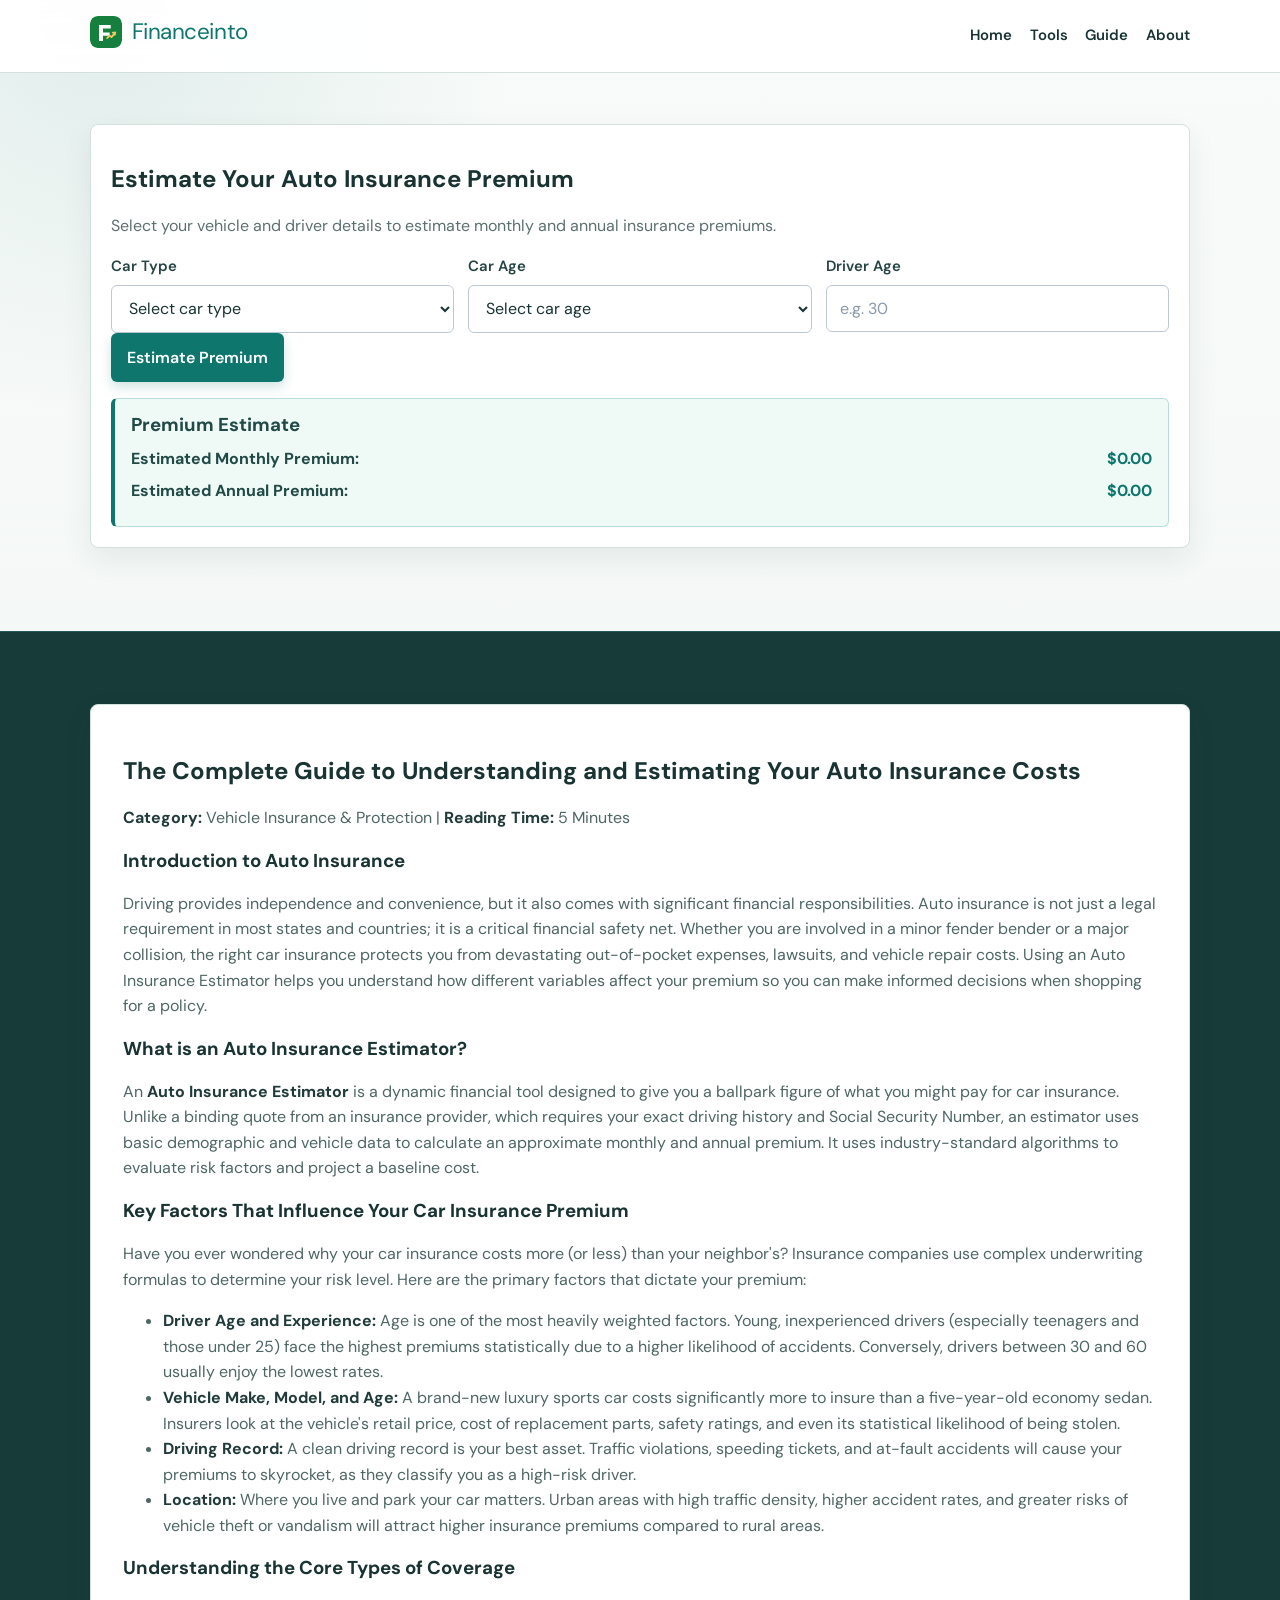
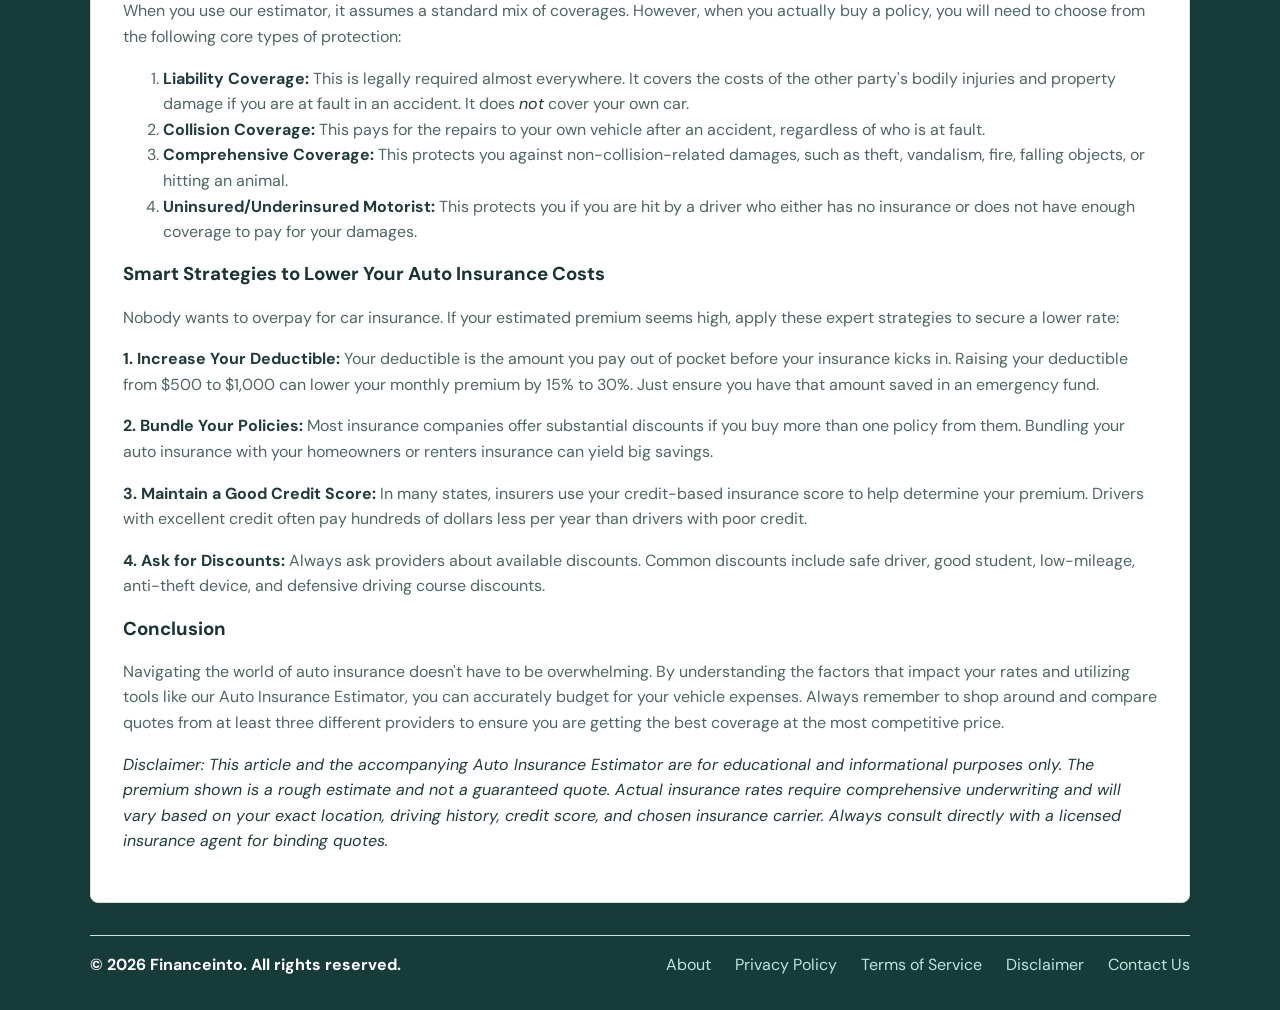
<file: insurance.html>
<!DOCTYPE html>
<html lang="en">
<head>
    <link rel="icon" href="favicon.svg" type="image/svg+xml">
    <link rel="icon" href="favicon.ico" type="image/x-icon">
  <meta charset="UTF-8">
  <meta name="viewport" content="width=device-width, initial-scale=1.0">
  <meta name="description" content="Auto insurance cost estimator based on car age and driver age.">
  <meta name="robots" content="index, follow">
  <link rel="canonical" href="https://financeinto.me/insurance.html">
  <meta property="og:type" content="website">
  <meta property="og:title" content="Auto Insurance Cost Estimator | Financeinto">
  <meta property="og:description" content="Estimate monthly and annual auto insurance premiums based on vehicle and driver details.">
  <meta property="og:url" content="https://financeinto.me/insurance.html">
  <meta property="og:site_name" content="Financeinto">
  <meta name="twitter:card" content="summary">
  <title>Auto Insurance Cost Estimator | Financeinto</title>
  <link rel="preconnect" href="https://fonts.googleapis.com">
  <link rel="preconnect" href="https://fonts.gstatic.com" crossorigin>
  <link href="https://fonts.googleapis.com/css2?family=DM+Sans:wght@400;500;600;700&display=swap" rel="stylesheet">
  <link rel="stylesheet" href="style.css">
  <script type="application/ld+json">
  {
    "@context": "https://schema.org",
    "@type": "WebApplication",
    "name": "Financeinto Auto Insurance Cost Estimator",
    "url": "https://financeinto.me/insurance.html",
    "applicationCategory": "FinanceApplication",
    "operatingSystem": "Any",
    "description": "Estimate monthly and annual auto insurance premiums from vehicle and driver details."
  }
  </script>
</head>
<body>
  <div class="page-wrapper">
    <header>
        <div class="container header-content">
            <div class="logo">
              <a class="brand-link" href="index.html" aria-label="Financeinto home">
                <img class="brand-mark" src="favicon.svg" alt="">
                <span>Financeinto</span>
              </a>
            </div>
            <nav aria-label="Main navigation">
                <div style="display: flex; gap: 1.5rem;">
                    <a href="index.html">Home</a>
                    <a href="index.html#tools">Tools</a>
                    <a href="#guide">Guide</a>
                    <a href="about.html">About</a>
                </div>
            </nav>
        </div>
    </header>

    <main>
      <div class="container">
        <section class="calculator-container" aria-labelledby="insurance-estimator-title">
          <h1 id="insurance-estimator-title">Estimate Your Auto Insurance Premium</h1>
          <p class="description">Select your vehicle and driver details to estimate monthly and annual insurance premiums.</p>

          <form id="insurance-form" novalidate>
            <div class="form-row">
              <div class="form-group">
                <label for="carType">Car Type</label>
                <select id="carType" name="carType" required>
                  <option value="" selected disabled>Select car type</option>
                  <option value="sedan">Sedan</option>
                  <option value="suv">SUV</option>
                  <option value="luxury">Luxury</option>
                </select>
              </div>

              <div class="form-group">
                <label for="carAge">Car Age</label>
                <select id="carAge" name="carAge" required>
                  <option value="" selected disabled>Select car age</option>
                  <option value="brand-new">Brand New</option>
                  <option value="1-3-years">1-3 Years</option>
                  <option value="3-5-years">3-5 Years</option>
                  <option value="5-plus-years">5+ Years</option>
                </select>
              </div>

              <div class="form-group">
                <label for="driverAge">Driver Age</label>
                <input type="number" id="driverAge" name="driverAge" min="16" step="1" placeholder="e.g. 30" required>
              </div>
            </div>

            <button type="submit" id="estimatePremium">Estimate Premium</button>
          </form>

          <section class="result" id="insurance-results" aria-live="polite" aria-atomic="true">
            <h3>Premium Estimate</h3>
            <p><strong>Estimated Monthly Premium:</strong> <span id="estimatedMonthlyPremium">$0.00</span></p>
            <p><strong>Estimated Annual Premium:</strong> <span id="estimatedAnnualPremium">$0.00</span></p>
          </section>
        </section>
      </div>
    </main>

    <footer>
      <div class="container footer-content">
        <section class="footer-articles" aria-label="Additional insurance resources">
<article id="auto-insurance-guide" class="seo-guide-section">

    <header>
        <h2>The Complete Guide to Understanding and Estimating Your Auto Insurance Costs</h2>
        <p><strong>Category:</strong> Vehicle Insurance & Protection | <strong>Reading Time:</strong> 5 Minutes</p>
    </header>

    <section>
        <h3>Introduction to Auto Insurance</h3>
        <p>Driving provides independence and convenience, but it also comes with significant financial responsibilities. Auto insurance is not just a legal requirement in most states and countries; it is a critical financial safety net. Whether you are involved in a minor fender bender or a major collision, the right car insurance protects you from devastating out-of-pocket expenses, lawsuits, and vehicle repair costs. Using an Auto Insurance Estimator helps you understand how different variables affect your premium so you can make informed decisions when shopping for a policy.</p>
    </section>

    <section>
        <h3>What is an Auto Insurance Estimator?</h3>
        <p>An <strong>Auto Insurance Estimator</strong> is a dynamic financial tool designed to give you a ballpark figure of what you might pay for car insurance. Unlike a binding quote from an insurance provider, which requires your exact driving history and Social Security Number, an estimator uses basic demographic and vehicle data to calculate an approximate monthly and annual premium. It uses industry-standard algorithms to evaluate risk factors and project a baseline cost.</p>
    </section>

    <section>
        <h3>Key Factors That Influence Your Car Insurance Premium</h3>
        <p>Have you ever wondered why your car insurance costs more (or less) than your neighbor's? Insurance companies use complex underwriting formulas to determine your risk level. Here are the primary factors that dictate your premium:</p>
        <ul>
            <li><strong>Driver Age and Experience:</strong> Age is one of the most heavily weighted factors. Young, inexperienced drivers (especially teenagers and those under 25) face the highest premiums statistically due to a higher likelihood of accidents. Conversely, drivers between 30 and 60 usually enjoy the lowest rates.</li>
            <li><strong>Vehicle Make, Model, and Age:</strong> A brand-new luxury sports car costs significantly more to insure than a five-year-old economy sedan. Insurers look at the vehicle's retail price, cost of replacement parts, safety ratings, and even its statistical likelihood of being stolen.</li>
            <li><strong>Driving Record:</strong> A clean driving record is your best asset. Traffic violations, speeding tickets, and at-fault accidents will cause your premiums to skyrocket, as they classify you as a high-risk driver.</li>
            <li><strong>Location:</strong> Where you live and park your car matters. Urban areas with high traffic density, higher accident rates, and greater risks of vehicle theft or vandalism will attract higher insurance premiums compared to rural areas.</li>
        </ul>
    </section>

    <section>
        <h3>Understanding the Core Types of Coverage</h3>
        <p>When you use our estimator, it assumes a standard mix of coverages. However, when you actually buy a policy, you will need to choose from the following core types of protection:</p>
        <ol>
            <li><strong>Liability Coverage:</strong> This is legally required almost everywhere. It covers the costs of the other party's bodily injuries and property damage if you are at fault in an accident. It does <em>not</em> cover your own car.</li>
            <li><strong>Collision Coverage:</strong> This pays for the repairs to your own vehicle after an accident, regardless of who is at fault.</li>
            <li><strong>Comprehensive Coverage:</strong> This protects you against non-collision-related damages, such as theft, vandalism, fire, falling objects, or hitting an animal.</li>
            <li><strong>Uninsured/Underinsured Motorist:</strong> This protects you if you are hit by a driver who either has no insurance or does not have enough coverage to pay for your damages.</li>
        </ol>
    </section>

    <section>
        <h3>Smart Strategies to Lower Your Auto Insurance Costs</h3>
        <p>Nobody wants to overpay for car insurance. If your estimated premium seems high, apply these expert strategies to secure a lower rate:</p>
        <p><strong>1. Increase Your Deductible:</strong> Your deductible is the amount you pay out of pocket before your insurance kicks in. Raising your deductible from $500 to $1,000 can lower your monthly premium by 15% to 30%. Just ensure you have that amount saved in an emergency fund.</p>
        <p><strong>2. Bundle Your Policies:</strong> Most insurance companies offer substantial discounts if you buy more than one policy from them. Bundling your auto insurance with your homeowners or renters insurance can yield big savings.</p>
        <p><strong>3. Maintain a Good Credit Score:</strong> In many states, insurers use your credit-based insurance score to help determine your premium. Drivers with excellent credit often pay hundreds of dollars less per year than drivers with poor credit.</p>
        <p><strong>4. Ask for Discounts:</strong> Always ask providers about available discounts. Common discounts include safe driver, good student, low-mileage, anti-theft device, and defensive driving course discounts.</p>
    </section>

    <section>
        <h3>Conclusion</h3>
        <p>Navigating the world of auto insurance doesn't have to be overwhelming. By understanding the factors that impact your rates and utilizing tools like our Auto Insurance Estimator, you can accurately budget for your vehicle expenses. Always remember to shop around and compare quotes from at least three different providers to ensure you are getting the best coverage at the most competitive price.</p>
        <p><em>Disclaimer: This article and the accompanying Auto Insurance Estimator are for educational and informational purposes only. The premium shown is a rough estimate and not a guaranteed quote. Actual insurance rates require comprehensive underwriting and will vary based on your exact location, driving history, credit score, and chosen insurance carrier. Always consult directly with a licensed insurance agent for binding quotes.</em></p>
    </section>

</article>
        </section>
        <div style="display: flex; flex-wrap: wrap; justify-content: space-between; align-items: center; gap: 1rem; margin-top: 2rem; border-top: 1px solid var(--border); padding-top: 1rem;">
            <div>
                <span class="copyright">© 2026 Financeinto. All rights reserved.</span>
            </div>
            <nav aria-label="Footer navigation">
                <div style="display: flex; gap: 1.5rem; flex-wrap: wrap;">
                  <a href="about.html">About</a>
                    <a href="privacy.html">Privacy Policy</a>
                    <a href="terms.html">Terms of Service</a>
                    <a href="disclaimer.html">Disclaimer</a>
                    <a href="contact.html">Contact Us</a>
                </div>
            </nav>
        </div>
      </div>
    </footer>
  </div>

  <script src="insurance.js" defer></script>
</body>
</html>
</file>
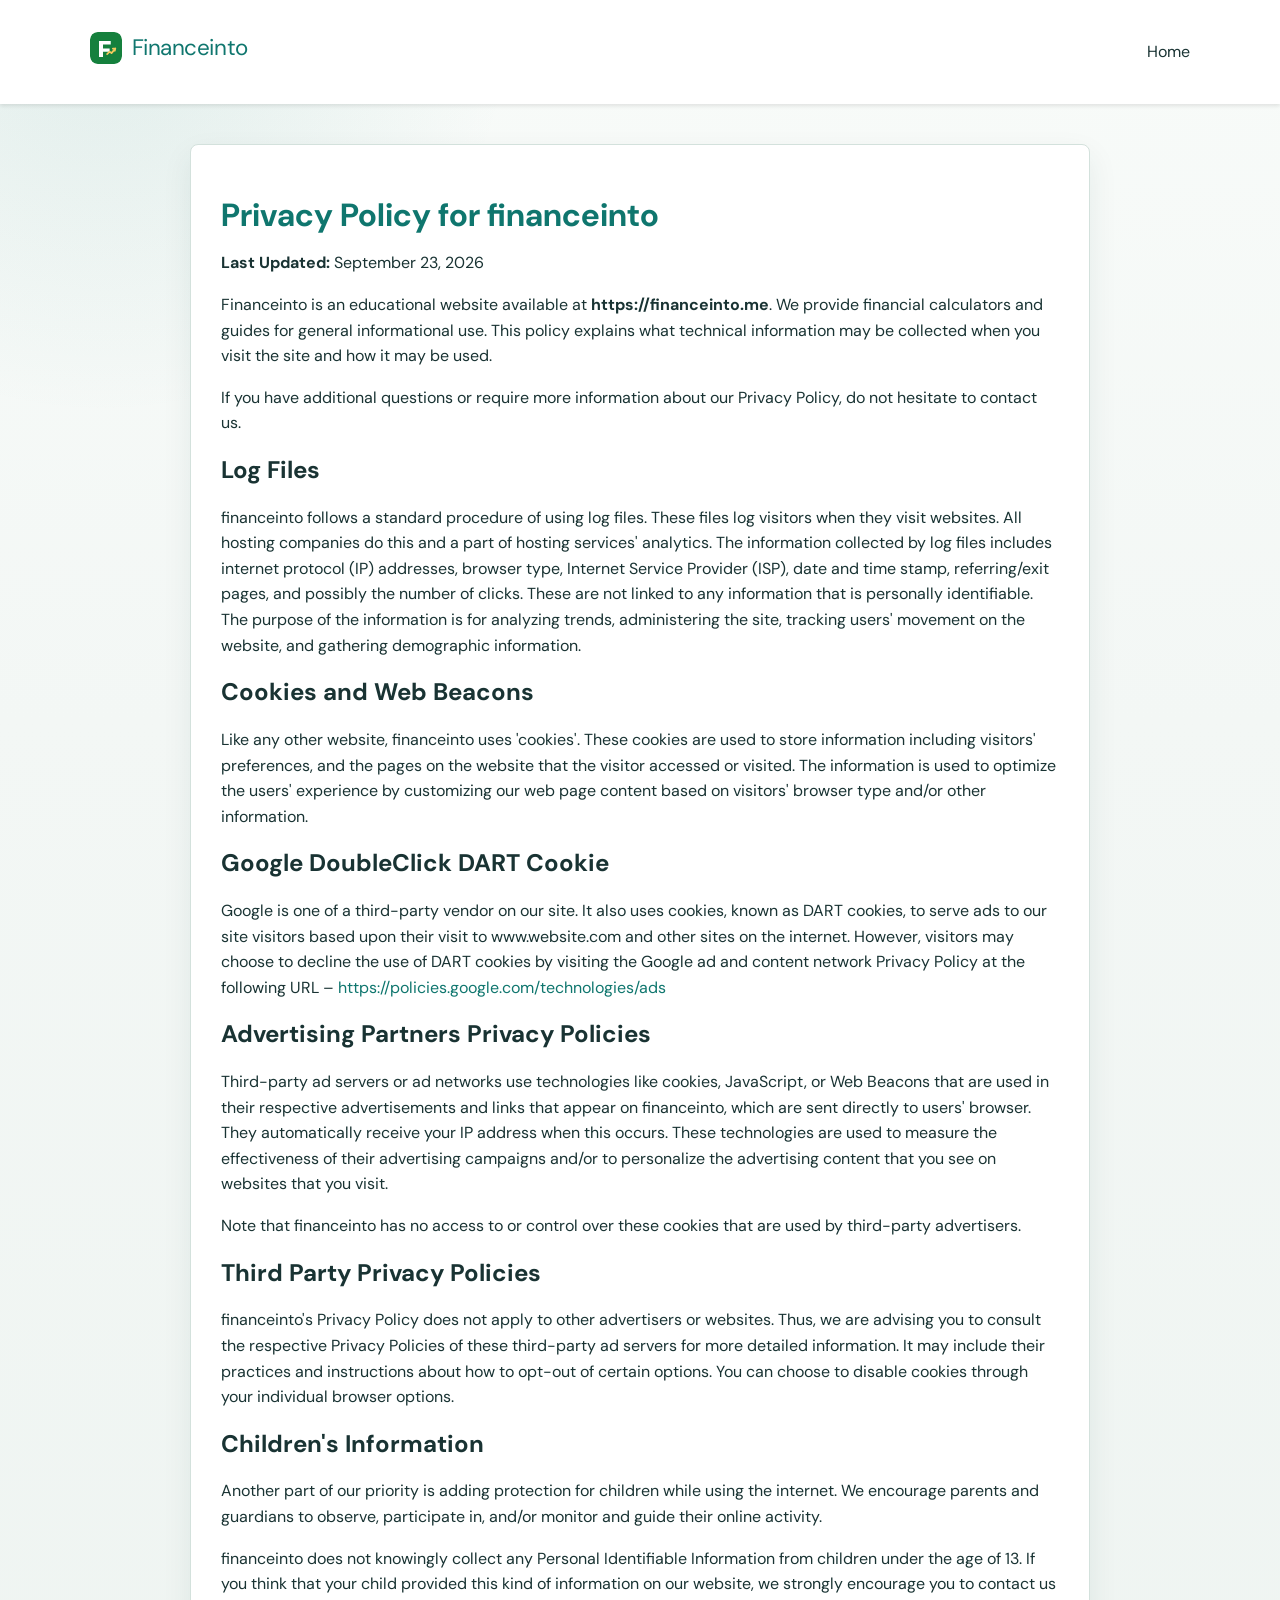
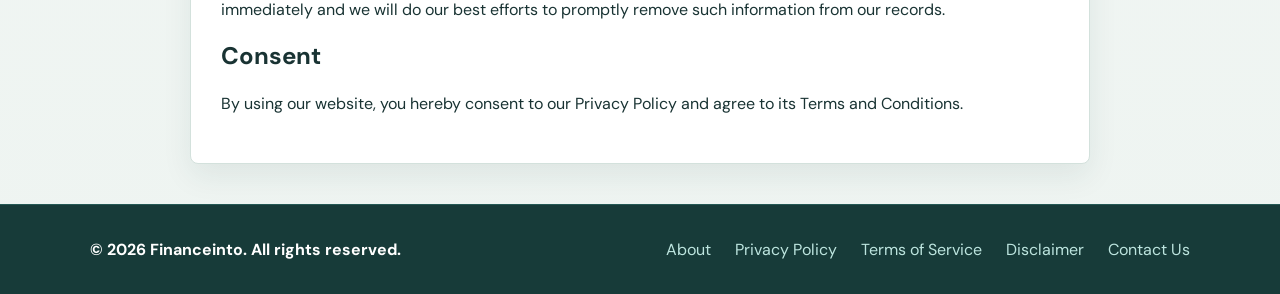
<file: privacy.html>
<!DOCTYPE html>
<html lang="en">
<head>
    <link rel="icon" href="favicon.svg" type="image/svg+xml">
    <link rel="icon" href="favicon.ico" type="image/x-icon">
    <meta charset="UTF-8">
    <meta name="viewport" content="width=device-width, initial-scale=1.0">
    <meta name="description" content="Read the Financeinto privacy policy to learn how visitor information, cookies, and analytics are handled.">
    <meta name="robots" content="index, follow">
    <link rel="canonical" href="https://financeinto.me/privacy.html">
    <title>Privacy Policy - financeinto</title>
    <!-- लिंक की गई CSS फाइल ताकि डिज़ाइन होम पेज जैसा ही रहे -->
    <link rel="stylesheet" href="style.css">
    <link rel="preconnect" href="https://fonts.googleapis.com">
    <link rel="preconnect" href="https://fonts.gstatic.com" crossorigin>
    <link href="https://fonts.googleapis.com/css2?family=DM+Sans:wght@400;500;600;700&display=swap" rel="stylesheet">
</head>
<body>

    <!-- नेविगेशन बार -->
    <header>
        <nav class="navbar" style="padding: 1rem; background-color: var(--card-bg); box-shadow: 0 2px 4px rgba(0,0,0,0.1);">
            <div class="container header-content" style="display: flex; justify-content: space-between; align-items: center;">
                <div class="logo">
                    <a class="brand-link" href="index.html" aria-label="Financeinto home">
                        <img class="brand-mark" src="favicon.svg" alt="">
                        <span>Financeinto</span>
                    </a>
                </div>
                <ul class="nav-links" style="list-style: none; display: flex; gap: 1.5rem; margin: 0; padding: 0;">
                    <li><a href="index.html" style="text-decoration: none; color: var(--text-main);">Home</a></li>
                </ul>
            </div>
        </nav>
    </header>

    <!-- प्राइवेसी पॉलिसी का मुख्य कंटेंट -->
    <main class="legal-container container" style="max-width: 900px; margin: 40px auto; padding: 30px; line-height: 1.6; background-color: var(--card-bg); border-radius: 8px; box-shadow: 0 4px 8px rgba(0,0,0,0.05); color: var(--text-main);">

        <h1 style="color: var(--primary); margin-bottom: 10px;">Privacy Policy for financeinto</h1>
        <p><strong>Last Updated:</strong> September 23, 2026</p>

        <p>Financeinto is an educational website available at <strong>https://financeinto.me</strong>. We provide financial calculators and guides for general informational use. This policy explains what technical information may be collected when you visit the site and how it may be used.</p>
        <p>If you have additional questions or require more information about our Privacy Policy, do not hesitate to contact us.</p>

        <h2 style="margin-top: 20px;">Log Files</h2>
        <p>financeinto follows a standard procedure of using log files. These files log visitors when they visit websites. All hosting companies do this and a part of hosting services' analytics. The information collected by log files includes internet protocol (IP) addresses, browser type, Internet Service Provider (ISP), date and time stamp, referring/exit pages, and possibly the number of clicks. These are not linked to any information that is personally identifiable. The purpose of the information is for analyzing trends, administering the site, tracking users' movement on the website, and gathering demographic information.</p>

        <h2 style="margin-top: 20px;">Cookies and Web Beacons</h2>
        <p>Like any other website, financeinto uses 'cookies'. These cookies are used to store information including visitors' preferences, and the pages on the website that the visitor accessed or visited. The information is used to optimize the users' experience by customizing our web page content based on visitors' browser type and/or other information.</p>

        <h2 style="margin-top: 20px;">Google DoubleClick DART Cookie</h2>
        <p>Google is one of a third-party vendor on our site. It also uses cookies, known as DART cookies, to serve ads to our site visitors based upon their visit to www.website.com and other sites on the internet. However, visitors may choose to decline the use of DART cookies by visiting the Google ad and content network Privacy Policy at the following URL – <a href="https://policies.google.com/technologies/ads" target="_blank" style="color: var(--accent);">https://policies.google.com/technologies/ads</a></p>

        <h2 style="margin-top: 20px;">Advertising Partners Privacy Policies</h2>
        <p>Third-party ad servers or ad networks use technologies like cookies, JavaScript, or Web Beacons that are used in their respective advertisements and links that appear on financeinto, which are sent directly to users' browser. They automatically receive your IP address when this occurs. These technologies are used to measure the effectiveness of their advertising campaigns and/or to personalize the advertising content that you see on websites that you visit.</p>
        <p>Note that financeinto has no access to or control over these cookies that are used by third-party advertisers.</p>

        <h2 style="margin-top: 20px;">Third Party Privacy Policies</h2>
        <p>financeinto's Privacy Policy does not apply to other advertisers or websites. Thus, we are advising you to consult the respective Privacy Policies of these third-party ad servers for more detailed information. It may include their practices and instructions about how to opt-out of certain options. You can choose to disable cookies through your individual browser options.</p>

        <h2 style="margin-top: 20px;">Children's Information</h2>
        <p>Another part of our priority is adding protection for children while using the internet. We encourage parents and guardians to observe, participate in, and/or monitor and guide their online activity.</p>
        <p>financeinto does not knowingly collect any Personal Identifiable Information from children under the age of 13. If you think that your child provided this kind of information on our website, we strongly encourage you to contact us immediately and we will do our best efforts to promptly remove such information from our records.</p>

        <h2 style="margin-top: 20px;">Consent</h2>
        <p>By using our website, you hereby consent to our Privacy Policy and agree to its Terms and Conditions.</p>

    </main>

    <!-- फुटर -->
    <footer>
        <div class="container footer-content">
            <div style="display: flex; flex-wrap: wrap; justify-content: space-between; align-items: center; gap: 1rem;">
                <div>
                    <span class="copyright">© 2026 Financeinto. All rights reserved.</span>
                </div>
                <nav aria-label="Footer navigation">
                    <div style="display: flex; gap: 1.5rem; flex-wrap: wrap;">
                        <a href="about.html">About</a>
                        <a href="privacy.html">Privacy Policy</a>
                        <a href="terms.html">Terms of Service</a>
                        <a href="disclaimer.html">Disclaimer</a>
                        <a href="contact.html">Contact Us</a>
                    </div>
                </nav>
            </div>
        </div>
    </footer>

</body>
</html>
</file>
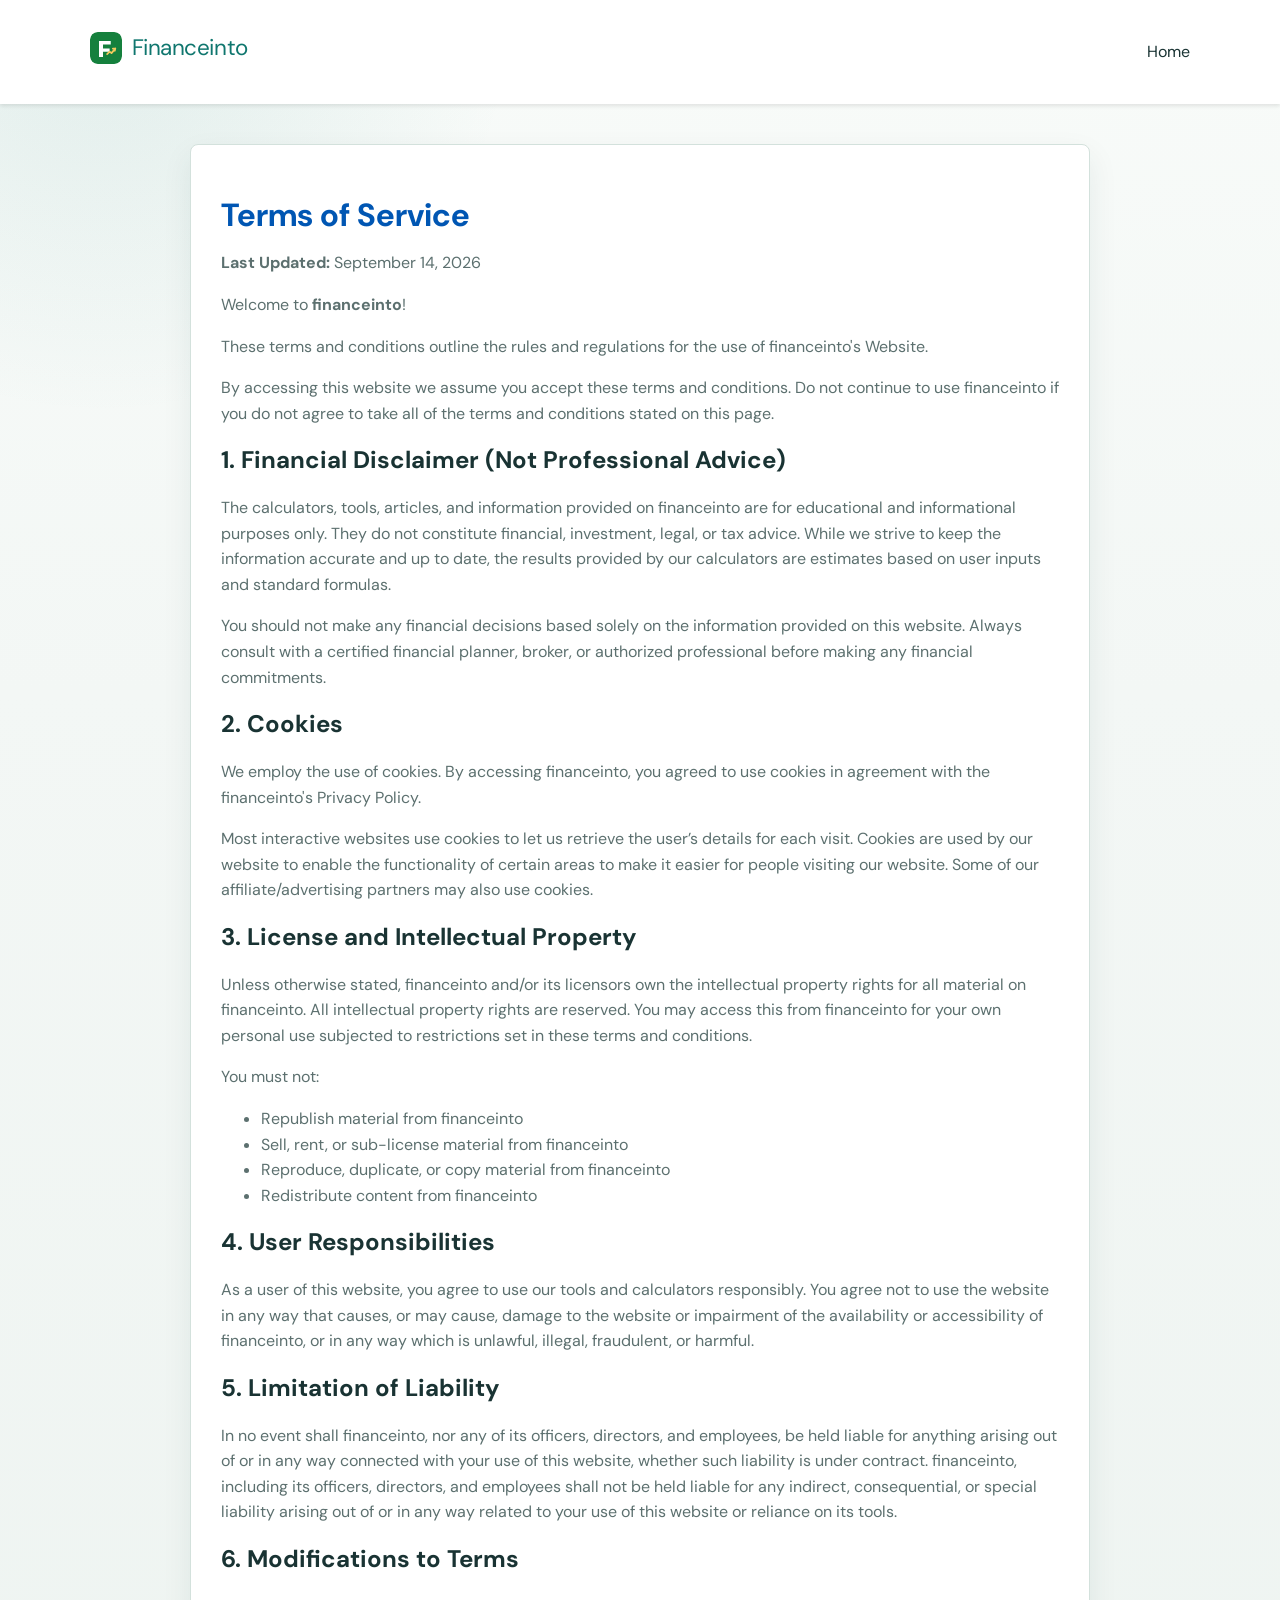
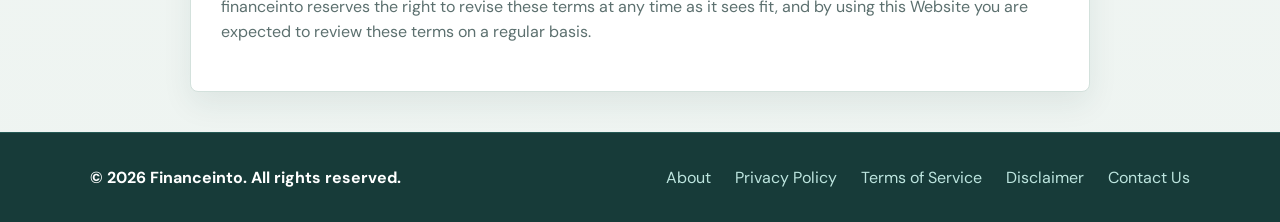
<file: terms.html>
<!DOCTYPE html>
<html lang="en">
<head>
    <link rel="icon" href="favicon.svg" type="image/svg+xml">
    <link rel="icon" href="favicon.ico" type="image/x-icon">
    <meta charset="UTF-8">
    <meta name="viewport" content="width=device-width, initial-scale=1.0">
    <meta name="description" content="Read the Financeinto terms of service for calculator use, financial content, cookies, and user responsibilities.">
    <meta name="robots" content="index, follow">
    <link rel="canonical" href="https://financeinto.me/terms.html">
    <title>Terms of Service - financeinto</title>
    <!-- लिंक की गई CSS फाइल ताकि डिज़ाइन होम पेज जैसा ही रहे -->
    <link rel="stylesheet" href="style.css">
    <link rel="preconnect" href="https://fonts.googleapis.com">
    <link rel="preconnect" href="https://fonts.gstatic.com" crossorigin>
    <link href="https://fonts.googleapis.com/css2?family=DM+Sans:wght@400;500;600;700&display=swap" rel="stylesheet">
</head>
<body>

    <!-- नेविगेशन बार -->
    <header>
        <nav class="navbar" style="padding: 1rem; background-color: var(--card-bg); box-shadow: 0 2px 4px rgba(0,0,0,0.1);">
            <div class="container header-content" style="display: flex; justify-content: space-between; align-items: center;">
                <div class="logo">
                    <a class="brand-link" href="index.html" aria-label="Financeinto home">
                        <img class="brand-mark" src="favicon.svg" alt="">
                        <span>Financeinto</span>
                    </a>
                </div>
                <ul class="nav-links" style="list-style: none; display: flex; gap: 1.5rem; margin: 0; padding: 0;">
                    <li><a href="index.html" style="text-decoration: none; color: var(--text-main);">Home</a></li>
                </ul>
            </div>
        </nav>
    </header>

    <!-- Terms of Service का मुख्य कंटेंट -->
    <main class="legal-container" style="max-width: 900px; margin: 40px auto; padding: 30px; line-height: 1.6; background-color: #fff; border-radius: 8px; box-shadow: 0 4px 8px rgba(0,0,0,0.05);">

        <h1 style="color: #0056b3; margin-bottom: 10px;">Terms of Service</h1>
        <p><strong>Last Updated:</strong> September 14, 2026</p>

        <p>Welcome to <strong>financeinto</strong>!</p>
        <p>These terms and conditions outline the rules and regulations for the use of financeinto's Website.</p>
        <p>By accessing this website we assume you accept these terms and conditions. Do not continue to use financeinto if you do not agree to take all of the terms and conditions stated on this page.</p>

        <h2 style="margin-top: 20px;">1. Financial Disclaimer (Not Professional Advice)</h2>
        <p>The calculators, tools, articles, and information provided on financeinto are for educational and informational purposes only. They do not constitute financial, investment, legal, or tax advice. While we strive to keep the information accurate and up to date, the results provided by our calculators are estimates based on user inputs and standard formulas.</p>
        <p>You should not make any financial decisions based solely on the information provided on this website. Always consult with a certified financial planner, broker, or authorized professional before making any financial commitments.</p>

        <h2 style="margin-top: 20px;">2. Cookies</h2>
        <p>We employ the use of cookies. By accessing financeinto, you agreed to use cookies in agreement with the financeinto's Privacy Policy.</p>
        <p>Most interactive websites use cookies to let us retrieve the user’s details for each visit. Cookies are used by our website to enable the functionality of certain areas to make it easier for people visiting our website. Some of our affiliate/advertising partners may also use cookies.</p>

        <h2 style="margin-top: 20px;">3. License and Intellectual Property</h2>
        <p>Unless otherwise stated, financeinto and/or its licensors own the intellectual property rights for all material on financeinto. All intellectual property rights are reserved. You may access this from financeinto for your own personal use subjected to restrictions set in these terms and conditions.</p>
        <p>You must not:</p>
        <ul>
            <li>Republish material from financeinto</li>
            <li>Sell, rent, or sub-license material from financeinto</li>
            <li>Reproduce, duplicate, or copy material from financeinto</li>
            <li>Redistribute content from financeinto</li>
        </ul>

        <h2 style="margin-top: 20px;">4. User Responsibilities</h2>
        <p>As a user of this website, you agree to use our tools and calculators responsibly. You agree not to use the website in any way that causes, or may cause, damage to the website or impairment of the availability or accessibility of financeinto, or in any way which is unlawful, illegal, fraudulent, or harmful.</p>

        <h2 style="margin-top: 20px;">5. Limitation of Liability</h2>
        <p>In no event shall financeinto, nor any of its officers, directors, and employees, be held liable for anything arising out of or in any way connected with your use of this website, whether such liability is under contract. financeinto, including its officers, directors, and employees shall not be held liable for any indirect, consequential, or special liability arising out of or in any way related to your use of this website or reliance on its tools.</p>

        <h2 style="margin-top: 20px;">6. Modifications to Terms</h2>
        <p>financeinto reserves the right to revise these terms at any time as it sees fit, and by using this Website you are expected to review these terms on a regular basis.</p>

    </main>

    <!-- फुटर -->
    <footer>
        <div class="container footer-content">
            <div style="display: flex; flex-wrap: wrap; justify-content: space-between; align-items: center; gap: 1rem;">
                <div>
                    <span class="copyright">© 2026 Financeinto. All rights reserved.</span>
                </div>
                <nav aria-label="Footer navigation">
                    <div style="display: flex; gap: 1.5rem; flex-wrap: wrap;">
                        <a href="about.html">About</a>
                        <a href="privacy.html">Privacy Policy</a>
                        <a href="terms.html">Terms of Service</a>
                        <a href="disclaimer.html">Disclaimer</a>
                        <a href="contact.html">Contact Us</a>
                    </div>
                </nav>
            </div>
        </div>
    </footer>

</body>
</html>
</file>
<file: style.css>
/* Base reset */
*,
*::before,
*::after {
  box-sizing: border-box;
}

:root {
  --bg-main: #f3f7f5;
  --bg-surface: #ffffff;
  --text-main: #193333;
  --text-muted: #5c706f;
  --accent: #0f766e;
  --accent-hover: #0b5e58;
  --primary: var(--accent);
  --card-bg: var(--bg-surface);
  --article-bg: var(--bg-surface);
  --article-text: #203b3a;
  --article-muted: #4e6664;
  --border: #d3e1dc;
  --shadow-soft: 0 12px 30px rgba(25, 64, 59, 0.08);
  --shadow-hover: 0 18px 36px rgba(25, 64, 59, 0.14);
}

html,
body {
  margin: 0;
  padding: 0;
}

html {
  -webkit-text-size-adjust: 100%;
  text-size-adjust: 100%;
}

body {
  font-family: "DM Sans", "Trebuchet MS", sans-serif;
  background:
    radial-gradient(circle at 8% 0%, rgba(15, 118, 110, 0.1), transparent 26rem),
    linear-gradient(180deg, #f8fbf9 0%, var(--bg-main) 38%, #eef4f1 100%);
  color: var(--text-main);
  line-height: 1.6;
  overflow-wrap: anywhere;
}

h1,
h2,
h3 {
  line-height: 1.2;
  letter-spacing: 0;
}

h1,
h2 {
  text-wrap: balance;
}

p,
li,
label,
button,
input,
select,
textarea,
a {
  overflow-wrap: anywhere;
}

.header-content > *,
.form-group,
.result p > *,
.summary p > * {
  min-width: 0;
}

img {
  max-width: 100%;
  height: auto;
}

a {
  color: var(--accent);
  text-decoration: none;
}

a:hover {
  text-decoration: underline;
}

/* Layout */
.page-wrapper {
  min-height: 100vh;
  display: flex;
  flex-direction: column;
}

.container {
  width: min(1100px, 92%);
  margin: 0 auto;
}

.page-wrapper > header {
  position: sticky;
  top: 0;
  z-index: 10;
  background: rgba(255, 255, 255, 0.94);
  border-bottom: 1px solid var(--border);
  backdrop-filter: blur(12px);
}

.header-content {
  display: flex;
  align-items: center;
  justify-content: space-between;
  gap: 1rem;
  padding: 1rem 0;
}

.logo a {
  align-items: center;
  color: var(--accent) !important;
  display: inline-flex;
  font-size: 1.4rem !important;
  gap: 0.6rem;
  letter-spacing: -0.02em;
  line-height: 1;
  white-space: nowrap;
}

.brand-mark {
  border-radius: 8px;
  display: block;
  height: 2rem;
  width: 2rem;
}

.page-wrapper > header nav > div,
.page-wrapper > header .nav-links {
  align-items: center;
  display: flex;
  flex-wrap: wrap;
  gap: 1.1rem !important;
}

.page-wrapper > header nav a {
  color: var(--text-main);
  font-size: 0.93rem;
  font-weight: 600;
}

.page-wrapper > header nav a:hover {
  color: var(--accent);
  text-decoration: none;
}

main {
  flex: 1;
  padding: clamp(1.5rem, 4vw, 3.5rem) 0;
}

/* Calculator area */
.calculator-grid,
.calculators {
  display: grid;
  grid-template-columns: repeat(auto-fit, minmax(280px, 1fr));
  gap: 1.25rem;
}

.calculator,
.calculator-card,
.calculator-container {
  background: var(--bg-surface);
  border: 1px solid var(--border);
  border-radius: 8px;
  box-shadow: var(--shadow-soft);
  padding: 1.25rem;
  transition: box-shadow 0.25s ease, transform 0.25s ease;
}

.calculator-card:hover {
  box-shadow: var(--shadow-hover);
  transform: translateY(-3px);
}

.calculator h1,
.calculator h2,
.calculator-card h2,
.calculator-container h2 {
  margin-top: 0;
  margin-bottom: 0.8rem;
  color: var(--text-main);
}

.calculator-subtitle,
.description {
  color: var(--text-muted);
  margin-top: 0;
  margin-bottom: 1rem;
}

/* Forms */
.form-row {
  display: flex;
  flex-wrap: wrap;
  gap: 0.9rem;
}

.form-group {
  flex: 1 1 220px;
  display: flex;
  flex-direction: column;
  gap: 0.4rem;
}

label {
  font-weight: 600;
  color: #244443;
  font-size: 0.93rem;
}

input,
select,
textarea {
  width: 100%;
  border: 1px solid #bcc8d6;
  border-radius: 6px;
  background: #fff;
  color: var(--text-main);
  padding: 0.7rem 0.8rem;
  font: inherit;
  line-height: 1.35;
  min-height: 2.9rem;
  transition: border-color 0.2s ease, box-shadow 0.2s ease;
}

input:focus,
select:focus,
textarea:focus {
  outline: none;
  border-color: var(--accent);
  box-shadow: 0 0 0 3px rgba(0, 86, 179, 0.15);
}

input::placeholder,
textarea::placeholder {
  color: #8a98a7;
}

/* Buttons */
button,
.btn,
input[type="submit"] {
  border: 0;
  border-radius: 6px;
  background: var(--accent);
  color: #fff;
  font: inherit;
  font-weight: 600;
  padding: 0.75rem 1rem;
  cursor: pointer;
  transition: background 0.2s ease, box-shadow 0.2s ease, transform 0.2s ease;
  box-shadow: 0 5px 12px rgba(15, 118, 110, 0.2);
}

button:hover,
.btn:hover,
input[type="submit"]:hover {
  background: var(--accent-hover);
  box-shadow: 0 8px 18px rgba(15, 118, 110, 0.28);
  transform: translateY(-2px);
}

button:active,
.btn:active,
input[type="submit"]:active {
  transform: translateY(1px);
  box-shadow: 0 2px 4px rgba(0, 86, 179, 0.2);
}

button:focus-visible,
.btn:focus-visible,
input[type="submit"]:focus-visible {
  outline: 3px solid rgba(0, 86, 179, 0.25);
  outline-offset: 2px;
}

/* Results and highlights */
.result,
.output-box,
.summary {
  margin-top: 1rem;
  padding: 0.9rem 1rem;
  border: 1px solid #b9ded8;
  border-left: 4px solid var(--accent);
  border-radius: 6px;
  background: #effaf7;
  color: #214a46;
}

.result h3,
.summary h3 {
  margin: 0 0 0.6rem;
}

.result p,
.summary p {
  align-items: baseline;
  display: flex;
  gap: 0.75rem;
  justify-content: space-between;
  margin: 0.45rem 0;
}

.result span,
.summary span {
  color: var(--accent);
  font-variant-numeric: tabular-nums;
  font-weight: 700;
  text-align: right;
}

.accent {
  color: var(--accent);
}

/* Tables if used by calculators */
table {
  width: 100%;
  border-collapse: collapse;
  margin-top: 1rem;
  background: #fff;
}

th,
td {
  border: 1px solid #e0e6ee;
  padding: 0.7rem;
  text-align: left;
}

th {
  background: #f3f6fb;
  color: #26374a;
}

/* Footer SEO article area */
footer {
  margin-top: 2rem;
  background: #173b39;
  border-top: 1px solid #255955;
  color: #e8f5f2;
}

.footer-content {
  padding: 2rem 0;
}

.seo-articles,
.footer-articles {
  display: grid;
  grid-template-columns: repeat(auto-fit, minmax(220px, 1fr));
  gap: 1rem;
}

.seo-article,
.footer-article {
  background: #fff;
  border: 1px solid var(--border);
  border-radius: 8px;
  padding: 1rem;
}

.seo-article h3,
.footer-article h3 {
  margin-top: 0;
  margin-bottom: 0.55rem;
}

.seo-article p,
.footer-article p {
  margin: 0;
  color: var(--text-muted);
}

.seo-guide-section,
.seo-content,
.legal-container {
  color: var(--text-muted);
}

.seo-guide-section {
  background: var(--article-bg);
  border: 1px solid var(--border);
  border-radius: 8px;
  box-shadow: var(--shadow-soft);
  color: var(--article-text);
  margin-top: 2.5rem;
  padding: 2rem clamp(1rem, 3vw, 2rem);
}

.seo-guide-section h2,
.seo-guide-section h3,
.seo-content h2,
.seo-content h3,
.legal-container h1,
.legal-container h2,
.legal-container h3 {
  color: var(--text-main);
}

.seo-guide-section p,
.seo-guide-section li {
  color: var(--article-muted);
}

.seo-guide-section strong,
.seo-guide-section em {
  color: var(--article-text);
}

footer .seo-guide-section {
  color: var(--article-text);
}

.formula-box {
  background: #edf7f4 !important;
  border-left-color: var(--accent) !important;
  border-radius: 6px;
  color: var(--article-text);
}

.legal-container {
  background: var(--bg-surface) !important;
  border: 1px solid var(--border);
  box-shadow: var(--shadow-soft) !important;
}

.about-content {
  margin: 0 auto;
  max-width: 900px;
}

.about-content h1 {
  margin-top: 0;
  line-height: 1.15;
  max-width: 18ch;
}

.about-content h2 {
  margin-bottom: 0.55rem;
  margin-top: 2rem;
}

.about-content p,
.about-content li {
  line-height: 1.7;
}

.about-content ul {
  padding-left: 1.25rem;
}

.about-content .lead {
  color: var(--text-main);
  font-size: 1.15rem;
}

.eyebrow {
  color: var(--accent);
  font-size: 0.85rem;
  font-weight: 700;
  letter-spacing: 0.08em;
  margin-bottom: 0.5rem;
  text-transform: uppercase;
}

.article-meta {
  border-top: 1px solid var(--border);
  margin-top: 2rem;
  padding-top: 1rem;
}

.footer-bottom {
  align-items: center;
  display: flex;
  flex-wrap: wrap;
  gap: 1rem;
  justify-content: space-between;
}

.footer-bottom nav > div {
  display: flex;
  flex-wrap: wrap;
  gap: 1.25rem;
}

.copyright {
  color: #e8f5f2;
  font-weight: 700;
}

footer .copyright {
  color: #ffffff;
}

.mjx-container {
  max-width: 100%;
  overflow-x: auto;
  overflow-y: hidden;
}

footer a {
  color: #bde5df;
}

footer a:hover {
  color: #fff;
}

@media (prefers-reduced-motion: reduce) {
  *,
  *::before,
  *::after {
    scroll-behavior: auto !important;
    transition-duration: 0.01ms !important;
  }
}

/* Mobile responsiveness */
@media (max-width: 768px) {
  main {
    padding: 1.25rem 0;
  }

  .header-content {
    flex-direction: column;
    align-items: flex-start;
  }

  .page-wrapper > header nav > div,
  .page-wrapper > header .nav-links {
    gap: 0.75rem !important;
  }

  .calculator,
  .calculator-card,
  .calculator-container {
    padding: 1rem;
    border-radius: 8px;
  }

  .form-row {
    flex-direction: column;
  }

  button,
  .btn,
  input[type="submit"] {
    width: 100%;
  }

  .footer-content {
    padding: 1.5rem 0;
  }

  .footer-bottom {
    align-items: flex-start;
    flex-direction: column;
  }

  .result p,
  .summary p {
    align-items: flex-start;
    flex-direction: column;
    gap: 0.1rem;
  }

  .result span,
  .summary span {
    text-align: left;
  }
}
</file>
